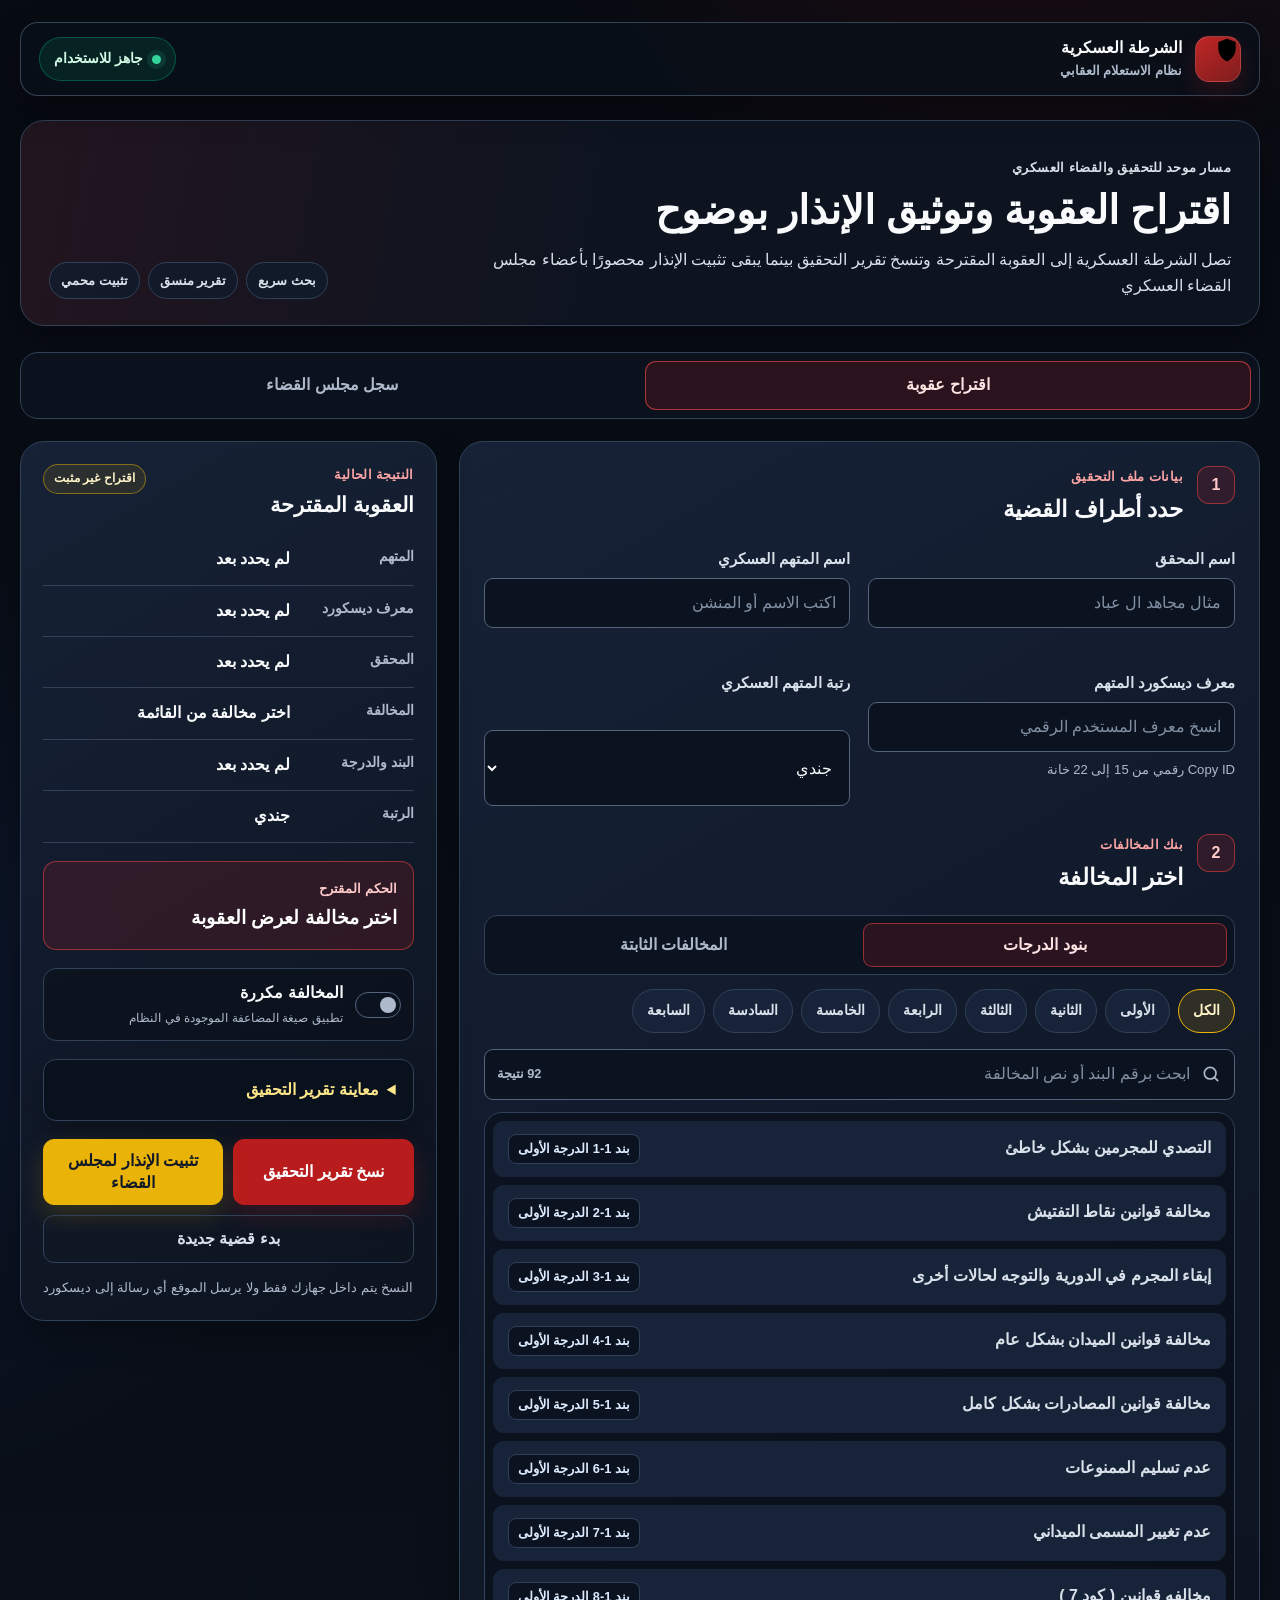
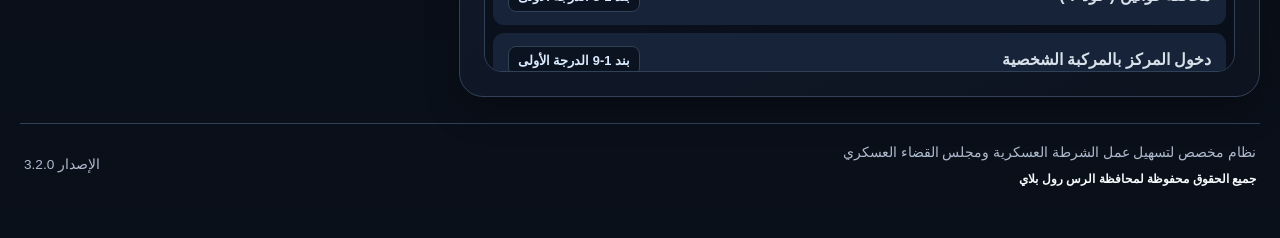
<file: index.html>
<!doctype html>
<html lang="ar" dir="rtl">
<head>
    <meta charset="utf-8">
    <meta name="viewport" content="width=device-width, initial-scale=1">
    <meta name="theme-color" content="#07111f">
    <meta name="referrer" content="no-referrer">
    <meta
        http-equiv="Content-Security-Policy"
        content="default-src 'self'; script-src 'self'; style-src 'self'; connect-src 'self' https://script.google.com https://script.googleusercontent.com; img-src 'self' data:; object-src 'none'; base-uri 'self'; form-action 'self'"
    >
    <title>نظام الاستعلام العقابي | الشرطة العسكرية</title>
    <link rel="stylesheet" href="css/styles.css">
</head>
<body>
    <a class="skip-link" href="#mainContent">الانتقال إلى المحتوى</a>

    <div class="app-shell">
        <header class="topbar">
            <a class="brand" href="#" aria-label="العودة إلى بداية النظام">
                <span class="brand-mark" aria-hidden="true">
                    <svg viewBox="0 0 48 48" focusable="false">
                        <path d="M24 3 40 9v12c0 11-6.8 19.5-16 24C14.8 40.5 8 32 8 21V9l16-6Z"></path>
                        <path d="m17 24 5 5 10-11"></path>
                    </svg>
                </span>
                <span>
                    <strong>الشرطة العسكرية</strong>
                    <small>نظام الاستعلام العقابي</small>
                </span>
            </a>

            <div class="status-pill" id="cloudStatus" data-state="idle" role="status">
                <span class="status-dot" aria-hidden="true"></span>
                <span id="cloudStatusText">جاهز للاستخدام</span>
            </div>
        </header>

        <main id="mainContent">
            <section class="hero" aria-labelledby="pageTitle">
                <div class="hero-copy">
                    <p class="eyebrow">مسار موحد للتحقيق والقضاء العسكري</p>
                    <h1 id="pageTitle">اقتراح العقوبة وتوثيق الإنذار بوضوح</h1>
                    <p>
                        تصل الشرطة العسكرية إلى العقوبة المقترحة وتنسخ تقرير التحقيق
                        بينما يبقى تثبيت الإنذار محصورًا بأعضاء مجلس القضاء العسكري
                    </p>
                </div>
                <div class="hero-features" aria-label="مزايا النظام">
                    <span>بحث سريع</span>
                    <span>تقرير منسق</span>
                    <span>تثبيت محمي</span>
                </div>
            </section>

            <nav class="workflow-tabs" aria-label="أقسام النظام" role="tablist">
                <button
                    class="workflow-tab is-active"
                    id="calculatorTab"
                    type="button"
                    role="tab"
                    aria-selected="true"
                    aria-controls="calculatorView"
                    data-view="calculator"
                >
                    اقتراح عقوبة
                </button>
                <button
                    class="workflow-tab"
                    id="recordsTab"
                    type="button"
                    role="tab"
                    aria-selected="false"
                    aria-controls="recordsView"
                    tabindex="-1"
                    data-view="records"
                >
                    سجل مجلس القضاء
                </button>
            </nav>

            <section
                id="calculatorView"
                class="view-panel"
                role="tabpanel"
                aria-labelledby="calculatorTab"
            >
                <div class="workspace">
                    <section class="form-panel" aria-labelledby="caseDataTitle">
                        <div class="section-heading">
                            <span class="step-number">1</span>
                            <div>
                                <p class="section-kicker">بيانات ملف التحقيق</p>
                                <h2 id="caseDataTitle">حدد أطراف القضية</h2>
                            </div>
                        </div>

                        <form id="caseForm" novalidate>
                            <div class="field-grid">
                                <div class="field">
                                    <label for="investigatorName">اسم المحقق</label>
                                    <input
                                        id="investigatorName"
                                        name="investigatorName"
                                        type="text"
                                        maxlength="80"
                                        autocomplete="off"
                                        placeholder="مثال مجاهد ال عباد"
                                        required
                                        aria-describedby="investigatorError"
                                    >
                                    <small class="field-error" id="investigatorError"></small>
                                </div>

                                <div class="field">
                                    <label for="accusedName">اسم المتهم العسكري</label>
                                    <input
                                        id="accusedName"
                                        name="accusedName"
                                        type="text"
                                        maxlength="80"
                                        autocomplete="off"
                                        placeholder="اكتب الاسم أو المنشن"
                                        required
                                        aria-describedby="accusedError"
                                    >
                                    <small class="field-error" id="accusedError"></small>
                                </div>

                                <div class="field">
                                    <label for="accusedDiscordId">معرف ديسكورد المتهم</label>
                                    <input
                                        id="accusedDiscordId"
                                        name="accusedDiscordId"
                                        type="text"
                                        inputmode="numeric"
                                        pattern="[0-9]{15,22}"
                                        minlength="15"
                                        maxlength="22"
                                        autocomplete="off"
                                        placeholder="انسخ معرف المستخدم الرقمي"
                                        required
                                        aria-describedby="accusedDiscordIdHint accusedDiscordIdError"
                                    >
                                    <small class="field-hint" id="accusedDiscordIdHint">Copy ID رقمي من 15 إلى 22 خانة</small>
                                    <small class="field-error" id="accusedDiscordIdError"></small>
                                </div>

                                <div class="field">
                                    <label for="rankSelect">رتبة المتهم العسكري</label>
                                    <select id="rankSelect" name="rank" required>
                                        <option value="جندي" data-matrix-key="جندي">جندي</option>
                                        <option value="جندي أول" data-matrix-key="جندي اول">جندي أول</option>
                                        <option value="عريف" data-matrix-key="عريف + وكيل رقيب">عريف</option>
                                        <option value="وكيل رقيب" data-matrix-key="عريف + وكيل رقيب">وكيل رقيب</option>
                                        <option value="رقيب" data-matrix-key="رقيب + رقيب اول">رقيب</option>
                                        <option value="رقيب أول" data-matrix-key="رقيب + رقيب اول">رقيب أول</option>
                                        <option value="رئيس رقباء" data-matrix-key="رئيس رقباء">رئيس رقباء</option>
                                        <option value="ملازم" data-matrix-key="ملازم">ملازم</option>
                                        <option value="ملازم أول" data-matrix-key="ملازم اول">ملازم أول</option>
                                        <option value="نقيب فما فوق" data-matrix-key="نقيب فما فوق">نقيب فما فوق</option>
                                    </select>
                                </div>
                            </div>
                        </form>

                        <div class="section-heading section-heading-spaced">
                            <span class="step-number">2</span>
                            <div>
                                <p class="section-kicker">بنك المخالفات</p>
                                <h2>اختر المخالفة</h2>
                            </div>
                        </div>

                        <div class="segmented" role="group" aria-label="نوع المخالفة">
                            <button
                                class="segmented-button is-active"
                                id="standardModeButton"
                                type="button"
                                aria-pressed="true"
                                data-mode="standard"
                            >
                                بنود الدرجات
                            </button>
                            <button
                                class="segmented-button"
                                id="fixedModeButton"
                                type="button"
                                aria-pressed="false"
                                data-mode="fixed"
                            >
                                المخالفات الثابتة
                            </button>
                        </div>

                        <div id="standardFilters">
                            <div class="filter-row" id="tierFilters" aria-label="تصفية درجة المخالفة">
                                <button class="filter-chip is-active" type="button" data-tier="all" aria-pressed="true">الكل</button>
                                <button class="filter-chip" type="button" data-tier="t1" aria-pressed="false">الأولى</button>
                                <button class="filter-chip" type="button" data-tier="t2" aria-pressed="false">الثانية</button>
                                <button class="filter-chip" type="button" data-tier="t3" aria-pressed="false">الثالثة</button>
                                <button class="filter-chip" type="button" data-tier="t4" aria-pressed="false">الرابعة</button>
                                <button class="filter-chip" type="button" data-tier="t5" aria-pressed="false">الخامسة</button>
                                <button class="filter-chip" type="button" data-tier="t6" aria-pressed="false">السادسة</button>
                                <button class="filter-chip" type="button" data-tier="t7" aria-pressed="false">السابعة</button>
                            </div>
                        </div>

                        <div class="field search-field">
                            <label class="sr-only" for="violationSearch">البحث في المخالفات</label>
                            <span class="search-icon" aria-hidden="true">
                                <svg viewBox="0 0 24 24" focusable="false">
                                    <circle cx="11" cy="11" r="7"></circle>
                                    <path d="m20 20-4-4"></path>
                                </svg>
                            </span>
                            <input
                                id="violationSearch"
                                type="search"
                                autocomplete="off"
                                placeholder="ابحث برقم البند أو نص المخالفة"
                            >
                            <span class="result-count" id="violationCount" aria-live="polite"></span>
                        </div>

                        <div
                            class="violation-list"
                            id="violationList"
                            aria-label="قائمة المخالفات"
                        ></div>
                    </section>

                    <aside class="summary-panel" aria-labelledby="summaryTitle">
                        <div class="summary-head">
                            <div>
                                <p class="section-kicker">النتيجة الحالية</p>
                                <h2 id="summaryTitle">العقوبة المقترحة</h2>
                            </div>
                            <span class="draft-badge">اقتراح غير مثبت</span>
                        </div>

                        <dl class="summary-list">
                            <div>
                                <dt>المتهم</dt>
                                <dd id="summaryAccused">لم يحدد بعد</dd>
                            </div>
                            <div>
                                <dt>معرف ديسكورد</dt>
                                <dd id="summaryDiscordId">لم يحدد بعد</dd>
                            </div>
                            <div>
                                <dt>المحقق</dt>
                                <dd id="summaryInvestigator">لم يحدد بعد</dd>
                            </div>
                            <div>
                                <dt>المخالفة</dt>
                                <dd id="summaryViolation">اختر مخالفة من القائمة</dd>
                            </div>
                            <div>
                                <dt>البند والدرجة</dt>
                                <dd id="summaryClassification">لم يحدد بعد</dd>
                            </div>
                            <div>
                                <dt>الرتبة</dt>
                                <dd id="summaryRank">جندي</dd>
                            </div>
                        </dl>

                        <div class="penalty-result" aria-live="polite">
                            <span>الحكم المقترح</span>
                            <strong id="summaryPenalty">اختر مخالفة لعرض العقوبة</strong>
                        </div>

                        <label class="repeat-toggle" for="repeatOffense">
                            <input id="repeatOffense" type="checkbox">
                            <span class="toggle-control" aria-hidden="true"></span>
                            <span>
                                <strong>المخالفة مكررة</strong>
                                <small>تطبيق صيغة المضاعفة الموجودة في النظام</small>
                            </span>
                        </label>

                        <details class="report-preview">
                            <summary>معاينة تقرير التحقيق</summary>
                            <pre id="reportPreview">أكمل بيانات القضية واختر المخالفة لعرض التقرير</pre>
                        </details>

                        <div class="summary-actions">
                            <button class="button button-primary" id="copyReportButton" type="button">
                                نسخ تقرير التحقيق
                            </button>
                            <button class="button button-court" id="openCourtModalButton" type="button">
                                تثبيت الإنذار لمجلس القضاء
                            </button>
                            <button class="button button-ghost" id="resetCaseButton" type="button">
                                بدء قضية جديدة
                            </button>
                        </div>

                        <p class="privacy-note">
                            النسخ يتم داخل جهازك فقط ولا يرسل الموقع أي رسالة إلى ديسكورد
                        </p>
                    </aside>
                </div>
            </section>

            <section
                id="recordsView"
                class="view-panel"
                role="tabpanel"
                aria-labelledby="recordsTab"
                hidden
            >
                <div class="records-section">
                    <section class="records-gate" id="recordsGate" aria-labelledby="recordsGateTitle">
                        <span class="gate-icon" aria-hidden="true">
                            <svg viewBox="0 0 24 24" focusable="false">
                                <rect x="5" y="10" width="14" height="11" rx="2"></rect>
                                <path d="M8 10V7a4 4 0 0 1 8 0v3"></path>
                            </svg>
                        </span>
                        <p class="section-kicker">وصول أعضاء مجلس القضاء</p>
                        <h2 id="recordsGateTitle">السجل محمي برمز التحقق</h2>
                        <p>أدخل الرمز لعرض الإنذارات المثبتة والأرشيف</p>
                        <form id="recordsUnlockForm" class="gate-form">
                            <div class="field">
                                <label for="recordsToken">رمز مجلس القضاء</label>
                                <input
                                    id="recordsToken"
                                    type="password"
                                    autocomplete="current-password"
                                    maxlength="120"
                                    required
                                >
                            </div>
                            <button class="button button-primary" id="unlockRecordsButton" type="submit">
                                فتح السجل
                            </button>
                        </form>
                    </section>

                    <div id="recordsContent" hidden>
                        <div class="records-header">
                            <div>
                                <p class="section-kicker">السجل القضائي</p>
                                <h2>الإنذارات العسكرية المثبتة</h2>
                                <p class="sync-text" id="lastSyncText">لم تتم المزامنة بعد</p>
                            </div>
                            <button class="button button-secondary" id="refreshRecordsButton" type="button">
                                تحديث السجل
                            </button>
                        </div>

                        <div class="stats-grid" aria-label="ملخص السجل">
                            <article class="stat-card">
                                <span>الإنذارات النشطة</span>
                                <strong id="activeCount">0</strong>
                            </article>
                            <article class="stat-card stat-warning">
                                <span>تنتهي خلال ثلاثة أيام</span>
                                <strong id="expiringCount">0</strong>
                            </article>
                            <article class="stat-card">
                                <span>إجمالي الأرشيف</span>
                                <strong id="archiveCount">0</strong>
                            </article>
                        </div>

                        <section class="lookup-panel" aria-labelledby="lookupTitle">
                            <div class="section-heading">
                                <span class="step-number" aria-hidden="true">
                                    <svg viewBox="0 0 24 24" focusable="false">
                                        <circle cx="11" cy="11" r="6.5"></circle>
                                        <path d="m16 16 4 4"></path>
                                    </svg>
                                </span>
                                <div>
                                    <p class="section-kicker">استعلام مجلس القضاء</p>
                                    <h3 id="lookupTitle">الاستعلام عن إنذارات عسكري</h3>
                                    <p class="lookup-description">يعرض الإنذارات النشطة المطابقة للاسم ومعرف ديسكورد معًا</p>
                                </div>
                            </div>
                            <form id="lookupForm" class="lookup-form" novalidate>
                                <div class="field">
                                    <label for="lookupAccused">اسم العسكري</label>
                                    <input
                                        id="lookupAccused"
                                        type="text"
                                        maxlength="80"
                                        autocomplete="off"
                                        required
                                        aria-describedby="lookupAccusedError"
                                    >
                                    <small class="field-error" id="lookupAccusedError"></small>
                                </div>
                                <div class="field">
                                    <label for="lookupDiscordId">معرف ديسكورد</label>
                                    <input
                                        id="lookupDiscordId"
                                        type="text"
                                        inputmode="numeric"
                                        pattern="[0-9]{15,22}"
                                        minlength="15"
                                        maxlength="22"
                                        autocomplete="off"
                                        placeholder="Copy ID"
                                        required
                                        aria-describedby="lookupDiscordIdError"
                                    >
                                    <small class="field-error" id="lookupDiscordIdError"></small>
                                </div>
                                <button class="button button-primary lookup-submit" id="lookupButton" type="submit">
                                    استعلام
                                </button>
                            </form>
                            <div class="lookup-feedback" id="lookupFeedback" role="status" aria-live="polite"></div>
                            <div class="lookup-result" id="lookupResult" hidden>
                                <p class="lookup-count">
                                    عدد الإنذارات النشطة
                                    <strong id="lookupActiveCount">0</strong>
                                </p>
                                <div class="lookup-warning-list" id="lookupWarningList"></div>
                            </div>
                        </section>

                        <div class="records-toolbar">
                            <div class="segmented record-scope" role="group" aria-label="حالة السجل">
                                <button
                                    class="segmented-button is-active"
                                    type="button"
                                    data-scope="active"
                                    aria-pressed="true"
                                >
                                    السجل النشط
                                </button>
                                <button
                                    class="segmented-button"
                                    type="button"
                                    data-scope="archive"
                                    aria-pressed="false"
                                >
                                    الأرشيف
                                </button>
                            </div>
                            <div class="field records-search">
                                <label class="sr-only" for="recordsSearch">البحث في السجل</label>
                                <input
                                    id="recordsSearch"
                                    type="search"
                                    autocomplete="off"
                                    placeholder="ابحث بالاسم أو معرف ديسكورد أو رقم الملف أو البند"
                                >
                            </div>
                        </div>

                        <div class="records-feedback" id="recordsFeedback" role="status"></div>

                        <div class="records-table-wrap">
                            <table class="records-table">
                                <thead>
                                    <tr>
                                        <th scope="col">رقم الملف</th>
                                        <th scope="col">المتهم</th>
                                        <th scope="col">الرتبة</th>
                                        <th scope="col">المخالفة</th>
                                        <th scope="col">العقوبة</th>
                                        <th scope="col">المحقق</th>
                                        <th scope="col">تاريخ التثبيت</th>
                                        <th scope="col">تاريخ الانتهاء</th>
                                        <th scope="col">الحالة</th>
                                        <th scope="col">تفاصيل الأرشفة</th>
                                        <th scope="col">الإجراء</th>
                                    </tr>
                                </thead>
                                <tbody id="recordsTableBody"></tbody>
                            </table>
                        </div>

                        <div class="records-cards" id="recordsCards"></div>
                    </div>
                </div>
            </section>
        </main>

        <footer class="footer">
            <div class="footer-copy">
                <p>نظام مخصص لتسهيل عمل الشرطة العسكرية ومجلس القضاء العسكري</p>
                <small>جميع الحقوق محفوظة لمحافظة الرس رول بلاي</small>
            </div>
            <span id="appVersion">الإصدار 3</span>
        </footer>
    </div>

    <div class="toast-region" id="toastRegion" aria-live="polite" aria-atomic="true"></div>

    <div class="modal-backdrop" id="courtModal" hidden>
        <section
            class="modal"
            role="dialog"
            aria-modal="true"
            aria-labelledby="courtModalTitle"
            aria-describedby="courtModalDescription"
        >
            <div class="modal-header">
                <div>
                    <p class="section-kicker">إجراء محمي</p>
                    <h2 id="courtModalTitle">تثبيت الإنذار</h2>
                </div>
                <button class="icon-button" id="closeCourtModalButton" type="button" aria-label="إغلاق">
                    <svg viewBox="0 0 24 24" aria-hidden="true" focusable="false">
                        <path d="m6 6 12 12M18 6 6 18"></path>
                    </svg>
                </button>
            </div>

            <p id="courtModalDescription" class="modal-description">
                هذا الإجراء مخصص لأعضاء مجلس القضاء العسكري ويضيف الإنذار إلى السجل النشط
            </p>

            <div class="court-case-summary" id="courtCaseSummary"></div>

            <form id="courtConfirmForm" novalidate>
                <div class="field-grid">
                    <div class="field">
                        <label for="courtMemberName">اسم عضو مجلس القضاء</label>
                        <input
                            id="courtMemberName"
                            type="text"
                            maxlength="80"
                            autocomplete="off"
                            placeholder="الاسم أو المنشن"
                            required
                            aria-describedby="courtMemberError"
                        >
                        <small class="field-error" id="courtMemberError"></small>
                    </div>
                    <div class="field">
                        <label for="investigationFileNumber">رقم ملف التحقيق</label>
                        <input
                            id="investigationFileNumber"
                            type="text"
                            inputmode="numeric"
                            maxlength="20"
                            required
                            aria-describedby="investigationFileError"
                        >
                        <small class="field-error" id="investigationFileError"></small>
                    </div>
                    <div class="field">
                        <label for="warningDurationDays">مدة الإنذار بالأيام</label>
                        <input
                            id="warningDurationDays"
                            type="number"
                            value="7"
                            min="1"
                            max="365"
                            inputmode="numeric"
                            required
                            aria-describedby="warningDurationError"
                        >
                        <small class="field-error" id="warningDurationError"></small>
                    </div>
                    <div class="field">
                        <label for="courtSecurityToken">رمز مجلس القضاء</label>
                        <input
                            id="courtSecurityToken"
                            type="password"
                            maxlength="120"
                            autocomplete="current-password"
                            required
                            aria-describedby="courtTokenError"
                        >
                        <small class="field-error" id="courtTokenError"></small>
                    </div>
                </div>

                <div class="modal-note">
                    يبدأ احتساب المدة من وقت التثبيت ويُنقل الإنذار إلى الأرشيف تلقائيًا عند انتهائها
                </div>

                <div class="modal-actions">
                    <button class="button button-ghost" id="cancelCourtButton" type="button">إلغاء</button>
                    <button class="button button-court" id="confirmCourtButton" type="submit">
                        اعتماد وتثبيت الإنذار
                    </button>
                </div>
            </form>
        </section>
    </div>

    <div class="modal-backdrop" id="cancelWarningModal" hidden>
        <section
            class="modal"
            role="dialog"
            aria-modal="true"
            aria-labelledby="cancelWarningTitle"
            aria-describedby="cancelWarningDescription"
        >
            <div class="modal-header">
                <div>
                    <p class="section-kicker">إجراء محمي ومسجل</p>
                    <h2 id="cancelWarningTitle">إلغاء الإنذار</h2>
                </div>
                <button class="icon-button" id="closeCancelWarningButton" type="button" aria-label="إغلاق">
                    <svg viewBox="0 0 24 24" aria-hidden="true" focusable="false">
                        <path d="m6 6 12 12M18 6 6 18"></path>
                    </svg>
                </button>
            </div>

            <p id="cancelWarningDescription" class="modal-description">
                سينتقل الإنذار إلى الأرشيف ويظهر اسم عضو المجلس وسبب الإلغاء ووقته
            </p>

            <div class="court-case-summary" id="cancelCaseSummary"></div>

            <form id="cancelWarningForm" novalidate>
                <div class="field-grid">
                    <div class="field">
                        <label for="cancelCourtMember">اسم عضو مجلس القضاء</label>
                        <input
                            id="cancelCourtMember"
                            type="text"
                            maxlength="80"
                            autocomplete="off"
                            required
                            aria-describedby="cancelCourtMemberError"
                        >
                        <small class="field-error" id="cancelCourtMemberError"></small>
                    </div>
                    <div class="field field-full">
                        <label for="cancelReason">سبب إلغاء الإنذار</label>
                        <textarea
                            id="cancelReason"
                            rows="4"
                            minlength="3"
                            maxlength="300"
                            required
                            aria-describedby="cancelReasonError"
                        ></textarea>
                        <small class="field-error" id="cancelReasonError"></small>
                    </div>
                </div>

                <div class="modal-note">
                    لا يحذف الإنذار نهائيًا بل يُحفظ في الأرشيف بصفته ملغيًا
                </div>

                <div class="modal-actions">
                    <button class="button button-ghost" id="dismissCancelWarningButton" type="button">رجوع</button>
                    <button class="button button-danger" id="confirmCancelWarningButton" type="submit">
                        تأكيد إلغاء الإنذار
                    </button>
                </div>
            </form>
        </section>
    </div>

    <script src="js/config.js"></script>
    <script src="js/data.js"></script>
    <script src="js/app.js"></script>
</body>
</html>
</file>
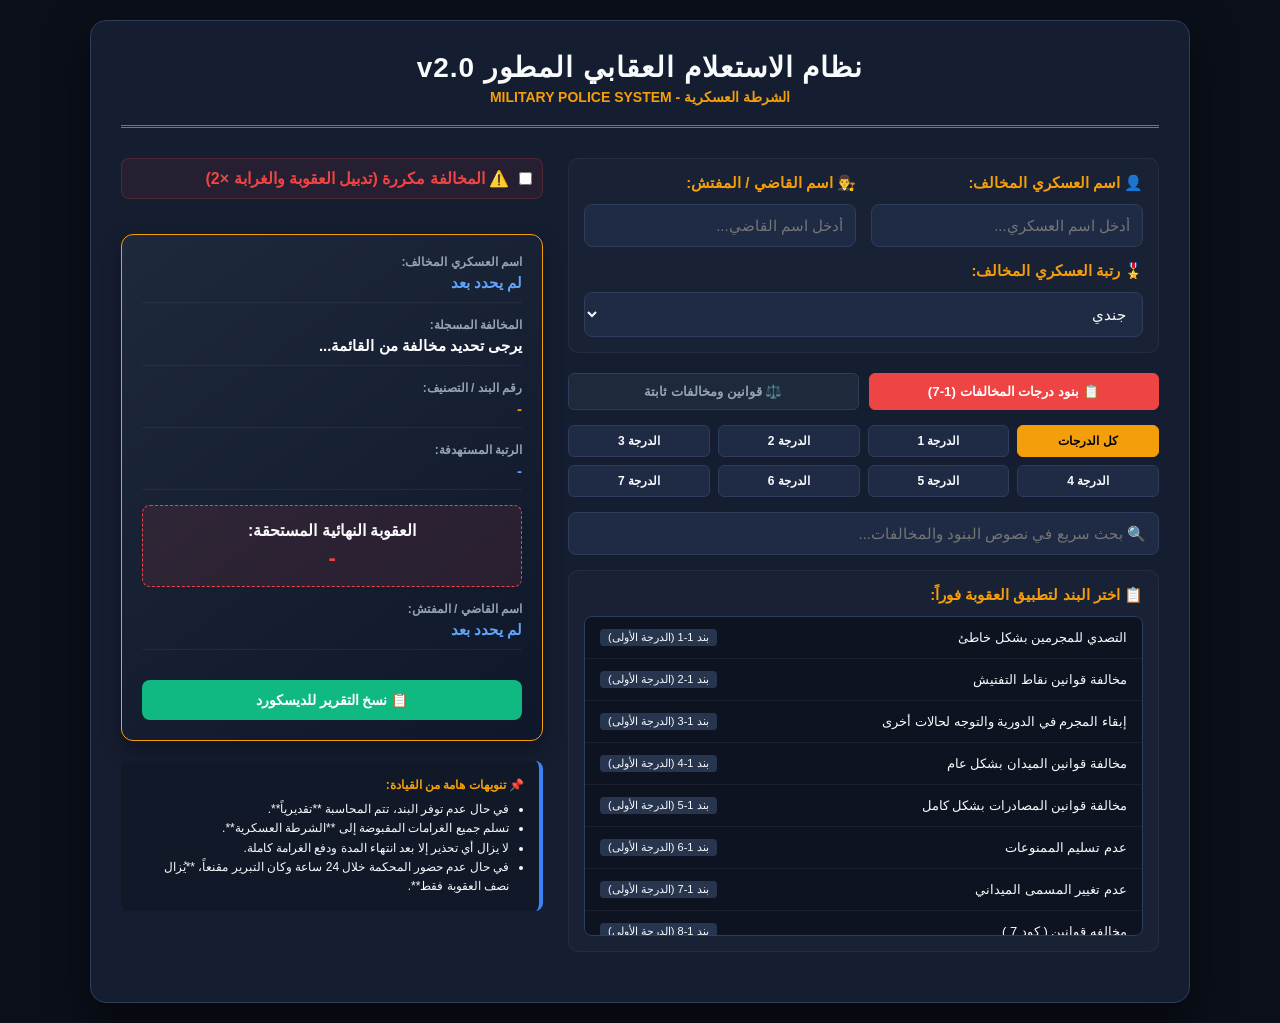
<file: index.html.html>
<!DOCTYPE html>
<html lang="ar" dir="rtl">
<head>
    <meta charset="UTF-8">
    <meta name="viewport" content="width=device-width, initial-scale=1.0">
    <title>نظام المخالفات المطور | الشرطة العسكرية</title>
    <style>
        :root {
            --bg-main: #0b0f19;
            --bg-card: #151d30;
            --bg-input: #1f2b45;
            --primary: #ef4444;
            --primary-hover: #dc2626;
            --accent: #f59e0b;
            --success: #10b981;
            --text-main: #f8fafc;
            --text-muted: #94a3b8;
            --border-color: #2d3d5a;
        }

        * {
            box-sizing: border-box;
            margin: 0;
            padding: 0;
            font-family: 'Segoe UI', Tahoma, Geneva, Verdana, sans-serif;
        }

        body {
            background-color: var(--bg-main);
            color: var(--text-main);
            padding: 20px;
            display: flex;
            justify-content: center;
        }

        .container {
            width: 100%;
            max-width: 1100px;
            background: var(--bg-card);
            border-radius: 16px;
            padding: 30px;
            box-shadow: 0 20px 40px rgba(0,0,0,0.5);
            border: 1px solid var(--border-color);
        }

        header {
            text-align: center;
            margin-bottom: 30px;
            border-bottom: 3px double var(--primary);
            padding-bottom: 20px;
        }

        header h1 {
            font-size: 28px;
            letter-spacing: 1px;
        }

        header p {
            color: var(--accent);
            font-size: 14px;
            font-weight: bold;
            margin-top: 5px;
        }

        .main-grid {
            display: grid;
            grid-template-columns: 1.4fr 1fr;
            gap: 25px;
        }

        @media (max-width: 900px) {
            .main-grid { grid-template-columns: 1fr; }
        }

        .step-title {
            font-size: 15px;
            margin-bottom: 12px;
            color: var(--accent);
            font-weight: bold;
            display: flex;
            align-items: center;
            gap: 8px;
        }

        .form-group {
            margin-bottom: 20px;
            background: rgba(255,255,255,0.02);
            padding: 15px;
            border-radius: 10px;
            border: 1px solid rgba(255,255,255,0.05);
        }

        .inputs-row {
            display: grid;
            grid-template-columns: 1fr 1fr;
            gap: 15px;
        }

        @media (max-width: 600px) {
            .inputs-row { grid-template-columns: 1fr; }
        }

        select, input {
            width: 100%;
            padding: 12px;
            background: var(--bg-input);
            border: 1px solid var(--border-color);
            border-radius: 8px;
            color: var(--text-main);
            font-size: 15px;
            outline: none;
            transition: all 0.3s;
        }

        select:focus, input:focus {
            border-color: var(--primary);
            box-shadow: 0 0 10px rgba(239, 68, 68, 0.3);
        }

        .section-tabs {
            display: flex;
            gap: 10px;
            margin-bottom: 15px;
        }

        .tab-btn {
            flex: 1;
            padding: 10px;
            background: #1e293b;
            border: 1px solid var(--border-color);
            color: var(--text-muted);
            border-radius: 6px;
            cursor: pointer;
            font-weight: bold;
            transition: all 0.2s;
        }

        .tab-btn.active {
            background: var(--primary);
            color: white;
            border-color: var(--primary);
        }

        .tier-buttons {
            display: grid;
            grid-template-columns: repeat(4, 1fr);
            gap: 8px;
            margin-bottom: 15px;
        }

        .tier-btn {
            background: var(--bg-input);
            color: var(--text-main);
            border: 1px solid var(--border-color);
            padding: 8px;
            border-radius: 6px;
            cursor: pointer;
            font-size: 12px;
            font-weight: bold;
            transition: all 0.2s;
        }

        .tier-btn:hover { background: rgba(239, 68, 68, 0.2); }
        .tier-btn.active {
            background: var(--accent);
            color: #000;
            border-color: var(--accent);
        }

        .violations-list {
            max-height: 320px;
            overflow-y: auto;
            border: 1px solid var(--border-color);
            border-radius: 8px;
            background: #0d1321;
        }

        .violation-item {
            padding: 12px 15px;
            border-bottom: 1px solid rgba(255,255,255,0.05);
            cursor: pointer;
            display: flex;
            justify-content: space-between;
            align-items: center;
            transition: all 0.2s;
            font-size: 13px;
        }

        .violation-item:hover {
            background: rgba(239, 68, 68, 0.15);
        }

        .violation-item.selected {
            background: rgba(239, 68, 68, 0.25);
            border-right: 4px solid var(--primary);
        }

        .violation-id {
            background: #27354f;
            color: #f8fafc;
            padding: 2px 8px;
            border-radius: 4px;
            font-size: 11px;
            white-space: nowrap;
        }

        .side-panel {
            display: flex;
            flex-direction: column;
            gap: 20px;
        }

        .result-card {
            background: linear-gradient(145deg, #1e293b, #0f172a);
            border: 1px solid var(--accent);
            border-radius: 12px;
            padding: 20px;
            box-shadow: 0 10px 20px rgba(0,0,0,0.3);
        }

        .result-item {
            margin-bottom: 15px;
            border-bottom: 1px solid rgba(255,255,255,0.05);
            padding-bottom: 10px;
        }

        .result-item:last-child { border: none; }

        .result-item h4 {
            color: var(--text-muted);
            font-size: 12px;
            margin-bottom: 5px;
        }

        .result-item p {
            font-size: 15px;
            font-weight: 600;
        }

        .penalty-box {
            background: rgba(239, 68, 68, 0.1);
            border: 1px dashed var(--primary);
            padding: 15px;
            border-radius: 8px;
            text-align: center;
            margin-top: 10px;
        }

        .penalty-box h3 {
            color: var(--primary);
            font-size: 22px;
            margin-top: 5px;
        }

        .switch-container {
            display: flex;
            align-items: center;
            gap: 10px;
            background: rgba(239, 68, 68, 0.08);
            padding: 10px;
            border-radius: 8px;
            border: 1px solid rgba(239, 68, 68, 0.2);
            margin-bottom: 15px;
        }

        .btn-copy {
            width: 100%;
            padding: 12px;
            background: var(--success);
            color: white;
            border: none;
            border-radius: 8px;
            font-weight: bold;
            cursor: pointer;
            transition: background 0.2s;
            font-size: 14px;
        }

        .btn-copy:hover { background: #059669; }

        .info-box {
            background: #111827;
            border-right: 4px solid #3b82f6;
            padding: 15px;
            border-radius: 8px;
            font-size: 12px;
            line-height: 1.6;
        }

        .info-box ul {
            margin-right: 15px;
            margin-top: 5px;
        }
    </style>
</head>
<body>

<div class="container">
    <header>
        <h1>نظام الاستعلام العقابي المطور v2.0</h1>
        <p>الشرطة العسكرية - MILITARY POLICE SYSTEM</p>
    </header>

    <div class="main-grid">
        <div>
            <!-- إضافة خانات الأسماء والرتبة داخل كرت واحد منسق -->
            <div class="form-group">
                <div class="inputs-row" style="margin-bottom: 15px;">
                    <div>
                        <div class="step-title">👤 اسم العسكري المخالف:</div>
                        <input type="text" id="soldierName" placeholder="أدخل اسم العسكري..." oninput="updateSystem()">
                    </div>
                    <div>
                        <div class="step-title">👨‍⚖️ اسم القاضي / المفتش:</div>
                        <input type="text" id="judgeName" placeholder="أدخل اسم القاضي..." oninput="updateSystem()">
                    </div>
                </div>
                
                <div>
                    <div class="step-title">🎖️ رتبة العسكري المخالف:</div>
                    <select id="rankSelect" onchange="updateSystem()">
                        <option value="جندي">جندي</option>
                        <option value="جندي اول">جندي أول</option>
                        <option value="عريف + وكيل رقيب">عريف + وكيل رقيب</option>
                        <option value="رقيب + رقيب اول">رقيب + رقيب أول</option>
                        <option value="رئيس رقباء">رئيس رقباء</option>
                        <option value="ملازم">ملازم</option>
                        <option value="ملازم اول">ملازم أول</option>
                        <option value="نقيب فما فوق">نقيب فما فوق</option>
                    </select>
                </div>
            </div>

            <div class="section-tabs">
                <button class="tab-btn active" id="tabStandard" onclick="switchTab('standard')">📋 بنود درجات المخالفات (1-7)</button>
                <button class="tab-btn" id="tabFixed" onclick="switchTab('fixed')">⚖️ قوانين ومخالفات ثابتة</button>
            </div>

            <div id="tierFiltersContainer">
                <div class="tier-buttons">
                    <button class="tier-btn active" onclick="filterTier('all', this)">كل الدرجات</button>
                    <button class="tier-btn" onclick="filterTier('t1', this)">الدرجة 1</button>
                    <button class="tier-btn" onclick="filterTier('t2', this)">الدرجة 2</button>
                    <button class="tier-btn" onclick="filterTier('t3', this)">الدرجة 3</button>
                    <button class="tier-btn" onclick="filterTier('t4', this)">الدرجة 4</button>
                    <button class="tier-btn" onclick="filterTier('t5', this)">الدرجة 5</button>
                    <button class="tier-btn" onclick="filterTier('t6', this)">الدرجة 6</button>
                    <button class="tier-btn" onclick="filterTier('t7', this)">الدرجة 7</button>
                </div>
                <div style="margin-bottom: 15px;">
                    <input type="text" id="searchInput" placeholder="🔍 بحث سريع في نصوص البنود والمخالفات..." oninput="updateSystem()">
                </div>
            </div>

            <div class="form-group">
                <div class="step-title" id="listTitle">📋 اختر البند لتطبيق العقوبة فوراً:</div>
                <div class="violations-list" id="violationsList"></div>
            </div>
        </div>

        <div class="side-panel">
            <div class="switch-container">
                <input type="checkbox" id="doubleCheck" onchange="updateSystem()" style="width: auto; cursor: pointer;">
                <label for="doubleCheck" style="font-weight: bold; color: var(--primary); cursor: pointer;">⚠️ المخالفة مكررة (تدبيل العقوبة والغرابة ×2)</label>
            </div>

            <div class="result-card">
                <div class="result-item">
                    <h4>اسم العسكري المخالف:</h4>
                    <p id="resSoldier" style="color: #60a5fa;">-</p>
                </div>
                <div class="result-item">
                    <h4>المخالفة المسجلة:</h4>
                    <p id="resText" style="color: #fff;">يرجى تحديد مخالفة من القائمة...</p>
                </div>
                <div class="result-item">
                    <h4>رقم البند / التصنيف:</h4>
                    <p id="resId" style="color: var(--accent);">-</p>
                </div>
                <div class="result-item">
                    <h4>الرتبة المستهدفة:</h4>
                    <p id="resRank" style="color: #60a5fa;">-</p>
                </div>
                <div class="penalty-box">
                    <h4>العقوبة النهائية المستحقة:</h4>
                    <h3 id="resPenalty">-</h3>
                </div>
                <div class="result-item" style="margin-top: 15px;">
                    <h4>اسم القاضي / المفتش:</h4>
                    <p id="resJudge" style="color: #60a5fa;">-</p>
                </div>
                <button class="btn-copy" style="margin-top: 15px;" onclick="copyToDiscord()">📋 نسخ التقرير للديسكورد</button>
            </div>

            <div class="info-box">
                <strong style="color: var(--accent);">📌 تنويهات هامة من القيادة:</strong>
                <ul>
                    <li>في حال عدم توفر البند، تتم المحاسبة **تقديرياً**.</li>
                    <li>تسلم جميع الغرامات المقبوضة إلى **الشرطة العسكرية**.</li>
                    <li>لا يزال أي تحذير إلا بعد انتهاء المدة ودفع الغرامة كاملة.</li>
                    <li>في حال عدم حضور المحكمة خلال 24 ساعة وكان التبرير مقنعاً، **يُزال نصف العقوبة فقط**.</li>
                </ul>
            </div>
        </div>
    </div>
</div>

<script>
const standardViolations = [
    // الدرجة الاولى
    { id: "1-1", tier: "t1", tierName: "الدرجة الأولى", text: "التصدي للمجرمين بشكل خاطئ" },
    { id: "1-2", tier: "t1", tierName: "الدرجة الأولى", text: "مخالفة قوانين نقاط التفتيش" },
    { id: "1-3", tier: "t1", tierName: "الدرجة الأولى", text: "إبقاء المجرم في الدورية والتوجه لحالات أخرى" },
    { id: "1-4", tier: "t1", tierName: "الدرجة الأولى", text: "مخالفة قوانين الميدان بشكل عام" },
    { id: "1-5", tier: "t1", tierName: "الدرجة الأولى", text: "مخالفة قوانين المصادرات بشكل كامل" },
    { id: "1-6", tier: "t1", tierName: "الدرجة الأولى", text: "عدم تسليم الممنوعات" },
    { id: "1-7", tier: "t1", tierName: "الدرجة الأولى", text: "عدم تغيير المسمى الميداني" },
    { id: "1-8", tier: "t1", tierName: "الدرجة الأولى", text: "مخالفه قوانين ( كود 7 )" },
    { id: "1-9", tier: "t1", tierName: "الدرجة الأولى", text: "دخول المركز بالمركبة الشخصية" },
    { id: "1-10", tier: "t1", tierName: "الدرجة الأولى", text: "التفاعل مع برقية رسميه" },
    { id: "1-11", tier: "t1", tierName: "الدرجة الأولى", text: "مخالفة قوانين المشتركه" },
    { id: "1-12", tier: "t1", tierName: "الدرجة الأولى", text: "مخالفة قوانين المشتركه المكررة" },

    // الدرجة الثانية
    { id: "2-1", tier: "t2", tierName: "الدرجة الثانية", text: "تخطي المراجع" },
    { id: "2-2", tier: "t2", tierName: "الدرجة الثانية", text: "دخول موجات غير معتمدة" },
    { id: "2-3", tier: "t2", tierName: "الدرجة الثانية", text: "عدم التجاوب , إهمال التوجيهات في الراديو" },
    { id: "2-4", tier: "t2", tierName: "الدرجة الثانية", text: "عدم الإلتزام بالعهدة العسكرية" },
    { id: "2-5", tier: "t2", tierName: "الدرجة الثانية", text: "سجن شخص ( 20 شهر ) بدون اذن ضابط" },
    { id: "2-6", tier: "t2", tierName: "الدرجة الثانية", text: "عدم الاتزام بالمظهر العسكري{ حلاقة الشعر-الوشوم -الخ..}" },
    { id: "2-7", tier: "t2", tierName: "الدرجة الثانية", text: "عدم الالتزام بالأنظمة المرورية" },
    { id: "2-8", tier: "t2", tierName: "الدرجة الثانية", text: "وضع حواجز او كشك بدون اذن" },
    { id: "2-9", tier: "t2", tierName: "الدرجة الثانية", text: "تكرير طلب رتبة عالية بلا مبرر مقنع" },
    { id: "2-10", tier: "t2", tierName: "الدرجة الثانية", text: "مخالفة قوانين تسجيل الدخول والخروج والبقاء في المركز" },
    { id: "2-11", tier: "t2", tierName: "الدرجة الثانية", text: "استخدام المنشن بشكل خاطئ" },
    { id: "2-12", tier: "t2", tierName: "الدرجة الثانية", text: "التأخر عن الاصطفاف" },
    { id: "2-13", tier: "t2", tierName: "الدرجة الثانية", text: "مخالفه قوانين السجلات الجنائيه" },
    { id: "2-15", tier: "t2", tierName: "الدرجة الثانية", text: "عدم الإلتزام ببرتوكولات الراديو" },
    { id: "2-16", tier: "t2", tierName: "الدرجة الثانية", text: "عدم ربط الفايف ام بالدسكورد" },
    { id: "2-17", tier: "t2", tierName: "الدرجة الثانية", text: "اعطاء مخالفات غير مستحقه" },
    { id: "2-18", tier: "t2", tierName: "الدرجة الثانية", text: "مخالفة قوانين رسائل حرس الحدود" },
    { id: "2-19", tier: "t2", tierName: "الدرجة الثانية", text: "عدم سحب سلاح مستخدم" },
    { id: "2-20", tier: "t2", tierName: "الدرجة الثانية", text: "رفع نداء استغاثه داخل نداء مسبق" },
    { id: "2-21", tier: "t2", tierName: "الدرجة الثانية", text: "ارسال نموذج خاطئ" },
    { id: "2-22", tier: "t2", tierName: "الدرجة الثانية", text: "تجاوز السرعه المحدده داخل الميناء" },

    // الدرجة الثالثة
    { id: "3-1", tier: "t3", tierName: "الدرجة الثالثة", text: "عدم التقيد بقواعد المطارادات" },
    { id: "3-2", tier: "t3", tierName: "الدرجة الثالثة", text: "مخالفة قوانين الإعتقال أو التعامل مع المتهمين" },
    { id: "3-3", tier: "t3", tierName: "الدرجة الثالثة", text: "سوء التعامل مع الحالات" },
    { id: "3-4", tier: "t3", tierName: "الدرجة الثالثة", text: "الانسحاب قبل انتهاء الحاله" },
    { id: "3-5", tier: "t3", tierName: "الدرجة الثالثة", text: "مخالفة قوانين التوجه إلى الحالات" },
    { id: "3-6", tier: "t3", tierName: "الدرجة الثالثة", text: "مخالفة تعاميم أو قوانين حرس الحدود المحدثة" },
    { id: "3-7", tier: "t3", tierName: "الدرجة الثالثة", text: "دخول موجه الرقابة دون اذن" },
    { id: "3-8", tier: "t3", tierName: "الدرجة الثالثة", text: "التهرب من إستلام مركز العمليات او احد البوابات" },
    { id: "3-9", tier: "t3", tierName: "الدرجة الثالثة", text: "مخالفه قوانين العمليات" },
    { id: "3-10", tier: "t3", tierName: "الدرجة الثالثة", text: "التدخل في مهمات أو صلاحيات الغير بأي شكل من الأشكال" },
    { id: "3-11", tier: "t3", tierName: "الدرجة الثالثة", text: "تسجيل دخول لمباشرة حالة ثم تسجيل خروجه" },
    { id: "3-12", tier: "t3", tierName: "الدرجة الثالثة", text: "إضافة شروط الهروب الأمن غيرر المحددة ضمن التعميمات" },
    { id: "3-13", tier: "t3", tierName: "الدرجة الثالثة", text: "طلق النار بطريقه غير نظاميه" },
    { id: "3-14", tier: "t3", tierName: "الدرجة الثالثة", text: "تحرير الرهائن بدون اذن او الفشل في تحريرها" },
    { id: "3-15", tier: "t3", tierName: "الدرجة الثالثة", text: "مخالفه قوانين المركبات" },
    { id: "3-16", tier: "t3", tierName: "الدرجة الثالثة", text: "مخالفه قوانين السجن ( سجن غير صحيح )" },
    { id: "3-17", tier: "t3", tierName: "الدرجة الثالثة", text: "ادخال حمولة مخالفة" },
    { id: "3-18", tier: "t3", tierName: "الدرجة الثالثة", text: "ادخال حموله غير واقعيه" },
    { id: "3-19", tier: "t3", tierName: "الدرجة الثالثة", text: "كشف هويه البحث الجنائي" },
    { id: "3-20", tier: "t3", tierName: "الدرجة الثالثة", text: "الانسحاب من موقع التوجيه بدون اذن" },
    { id: "3-21", tier: "t3", tierName: "الدرجة الثالثة", text: "عدم الإلتزام بضوابط التفاوض" },
    { id: "3-22", tier: "t3", tierName: "الدرجة الثالثة", text: "مخالفة قوانين الاجازات" },
    { id: "3-23", tier: "t3", tierName: "الدرجة الثالثة", text: "اسقاط مواطن اعزل" },

    // الدرجة الرابعة
    { id: "4-1", tier: "t4", tierName: "الدرجة الرابعة", text: "العبث بالعهدة العسكرية" },
    { id: "4-2", tier: "t4", tierName: "الدرجة الرابعة", text: "التقصير في العمل الأداري أو الميداني" },
    { id: "4-3", tier: "t4", tierName: "الدرجة الرابعة", text: "عدم الاتزام بالزي العسكري المحدد لرتبتك" },
    { id: "4-4", tier: "t4", tierName: "الدرجة الرابعة", text: "عدم الجدية اثناء الداوم كعسكري" },
    { id: "4-5", tier: "t4", tierName: "الدرجة الرابعة", text: "استخدام السلطة بغير حق" },
    { id: "4-6", tier: "t4", tierName: "الدرجة الرابعة", text: "إهمال الرتب العليا للميدان" },
    { id: "4-7", tier: "t4", tierName: "الدرجة الرابعة", text: "الاساءه لـ الشرطة العسكريه باي شكل من الاشكال" },
    { id: "4-8", tier: "t4", tierName: "الدرجة الرابعة", text: "عدم احترام المواطنين" },
    { id: "4-9", tier: "t4", tierName: "الدرجة الرابعة", text: "اهمال موقع المباشره" },
    { id: "4-10", tier: "t4", tierName: "الدرجة الرابعة", text: "سجن شخص حكم عسكري" },
    { id: "4-11", tier: "t4", tierName: "الدرجة الرابعة", text: "سحب اسلحة دون وجه حق" },

    // الدرجة الخامسة
    { id: "5-1", tier: "t5", tierName: "الدرجة الخامسة", text: "المناقشة أمام الأفراد" },
    { id: "5-2", tier: "t5", tierName: "الدرجة الخامسة", text: "الكذب على المسؤولين" },
    { id: "5-3", tier: "t5", tierName: "الدرجة الخامسة", text: "المجادلة في الموجه" },
    { id: "5-4", tier: "t5", tierName: "الدرجة الخامسة", text: "مخالفة أمر مباشر او عدم انصياع لـ الأوامر" },
    { id: "5-5", tier: "t5", tierName: "الدرجة الخامسة", text: "تخريب بالرتبة عسكرية" },
    { id: "5-6", tier: "t5", tierName: "الدرجة الخامسة", text: "التلفظ على مواطن او الاساءه له باي شكل من الاشكال" },
    { id: "5-7", tier: "t5", tierName: "الدرجة الخامسة", text: "مخالفة قوانين المصادرة سواء بالأخذ او بالتخزين" },
    { id: "5-8", tier: "t5", tierName: "الدرجة الخامسة", text: "عدم تمثيل العسكري بصورة صحيحة بأي شكل من الأشكال" },
    { id: "5-9", tier: "t5", tierName: "الدرجة الخامسة", text: "استخدام السلطة او الوظيفه للمصلحه الشخصيه" },
    { id: "5-10", tier: "t5", tierName: "الدرجة الخامسة", text: "الاساءه لقطاعات اخرى باي شكل من الاشكال" },
    { id: "5-11", tier: "t5", tierName: "الدرجة الخامسة", text: "التلاعب بالساعات والتأفيك" },
    { id: "5-12", tier: "t5", tierName: "الدرجة الخامسة", text: "استخدام السنايبر بشكل خاطئ" },

    // الدرجة السادسة
    { id: "6-1", tier: "t6", tierName: "الدرجة السادسة", text: "الترصد لزملائك بغاية الحقد سواء بسبب او بغير سبب" },
    { id: "6-2", tier: "t6", tierName: "الدرجة السادسة", text: "عدم احترام الرتب العليا" },
    { id: "6-3", tier: "t6", tierName: "الدرجة السادسة", text: "تخريب برتبة عسكرية" },
    { id: "6-4", tier: "t6", tierName: "الدرجة السادسة", text: "الإساءة لحرس الحدود سواء خارج او داخل الرول بلاي أو بأي شكل من الأشكال" },
    { id: "6-5", tier: "t6", tierName: "الدرجة السادسة", text: "تسريب معلومات او نسخ جداول حرس الحدود و نقلها الى سيرفرات اخرى" },
    { id: "6-6", tier: "t6", tierName: "الدرجة السادسة", text: "فساد عسكري" },
    { id: "6-7", tier: "t6", tierName: "الدرجة السادسة", text: "تزوير رتب" },
    { id: "6-8", tier: "t6", tierName: "الدرجة السادسة", text: "الخروج من سيرفر الدسكورد بغرض اخفاء الرتب" },

    // الدرجة السابعة
    { id: "7-1", tier: "t7", tierName: "الدرجة السابعة", text: "عدم تنفيذ الجزاء الذي عليك" },
    { id: "7-2", tier: "t7", tierName: "الدرجة السابعة", text: "عدم تواجد لفترة طويلة" },
    { id: "7-3", tier: "t7", tierName: "الدرجة السابعة", text: "عدم الانصياع لاوامر القادة" },
    { id: "7-4", tier: "t7", tierName: "الدرجة السابعة", text: "التهرب الوظيفي" },
    { id: "7-5", tier: "t7", tierName: "الدرجة السابعة", text: "عدم احترام القيادة" }
];

const penaltyMatrix = {
    "جندي": { t1: "انذار شفوي + 100 الف", t2: "انذار شفوي + 150 الف", t3: "شفهي ثاني + 400 الف", t4: "شفهي اخير + 500 الف", t5: "وظيفي اول + 500 الف", t6: "وظيفي ثاني + مليون", t7: "تقديرية تصل الى الفصل من الخدمة" },
    "جندي اول": { t1: "انذار شفوي + 150 الف", t2: "شفهي ثاني + 200 الف", t3: "شفهي اخير + 300 الف", t4: "وظيفي اول + 500 الف", t5: "وظيفي ثاني + 700 الف", t6: "وظيفي اخير + مليون", t7: "تقديرية تصل الى الفصل من الخدمة" },
    "عريف + وكيل رقيب": { t1: "انذار شفوي + 250 الف", t2: "شفوي ثاني + 300 الف", t3: "شفوي اخير + 350 الف", t4: "وظيفي اول + 500 الف", t5: "وظيفي اخير + مليون", t6: "وظيفي اخير + مليونين", t7: "تقديرية تصل الى الفصل من الخدمة" },
    "رقيب + رقيب اول": { t1: "انذار شفوي + 300 الف", t2: "شفهي ثاني + 350 الف", t3: "شفوي اخير + 400 الف", t4: "وظيفي ثاني + مليون", t5: "وظيفي اخير + مليون", t6: "وظيفي اخير + مليونين", t7: "تقديرية تصل الى الفصل من الخدمة" },
    "رئيس رقباء": { t1: "شفهي ثاني + 400 الف", t2: "شفهي اخير + 500 الف", t3: "وظيفي اول + 500 الف", t4: "وظيفي اخير + مليون", t5: "وظيفي اخير + مليون", t6: "وظيفي اخير + مليونين", t7: "تقديرية تصل الى الفصل من الخدمة" },
    "ملازم": { t1: "شفهي اخير + 500 الف", t2: "وظيفي اول + 500 الف", t3: "وظيفي ثاني + 700 الف", t4: "وظيفي اخير + مليون", t5: "وظيفي اخير + مليونين", t6: "وظيفي اخير + مليونين", t7: "تقديرية تصل الى الفصل من الخدمة" },
    "ملازم اول": { t1: "شفهي اخير + 500 الف", t2: "وظيفي اول + 700 الف", t3: "وظيفي ثاني + مليون", t4: "وظيفي اخير + مليونين", t5: "تقديري ويُرفع للقيادة", t6: "تقديري ويُرفع للقيادة", t7: "تقديرية تصل الى الفصل من الخدمة" },
    "نقيب فما فوق": { t1: "تقديري ويُرفع للقيادة", t2: "تقديري ويُرفع للقيادة", t3: "تقديري ويُرفع للقيادة", t4: "تقديري ويُرفع للقيادة", t5: "تقديري ويُرفع للقيادة", t6: "تقديري ويُرفع للقيادة", t7: "تقديرية تصل الى الفصل من الخدمة" }
};

const fixedViolations = [
    { type: "fixed_1", id: "ثابت", text: "اعتراض على حكم صحيح", calc: (rank) => "انذار وظيفي أول + غرامه 500 الف" },
    { type: "fixed_2", id: "ثابت", text: "عدم حضور استدعاء المحكمة بعد مرور 24 ساعه", calc: (rank) => "انذار شفهي + غرامه 500 الف + عقوبة المخالفه" },
    { type: "fixed_3", id: "ثابت", text: "عدم حضور الاجتماع الدوري للقطاع", calc: (rank) => "تقديري من مسؤول الاجتماع" },
    { type: "fixed_prison", id: "ثابت", text: "سجن مواطن لاي سبب غير exiting في اقل من 4:40 دقيقة", calc: (rank) => {
        if (rank === "جندي" || rank === "جندي اول") return "شفهي اخير + 300 الف غرامة";
        if (rank === "ملازم" || rank === "ملازم اول" || rank === "نقيب فما فوق") return "وظيفي ثاني + 1 مليون غرامة";
        return "وظيفي اول + 300 الف غرامة";
    }},
    { type: "fixed_car", id: "ثابت", text: "إهمال المركبة العسكرية الميدانية", calc: (rank) => {
        if (rank === "جندي" || rank === "جندي اول" || rank === "عريف + وكيل رقيب") return "غرامه 150 الف";
        if (rank === "رقيب + رقيب اول" || rank === "رئيس رقباء") return "غرامه 250 الف";
        return "غرامه 500 الف";
    }}
];

let currentMode = 'standard';
let currentTierFilter = 'all';
let selectedItem = null;

function switchTab(mode) {
    currentMode = mode;
    selectedItem = null;
    document.getElementById('tabStandard').classList.toggle('active', mode === 'standard');
    document.getElementById('tabFixed').classList.toggle('active', mode === 'fixed');
    document.getElementById('tierFiltersContainer').style.display = (mode === 'standard') ? 'block' : 'none';
    document.getElementById('listTitle').innerText = (mode === 'standard') ? '📋 اختر البند لتطبيق العقوبة فوراً:' : '⚖️ اختر المخالفة الثابتة:';
    
    updateSystem();
}

function filterTier(tier, btn) {
    currentTierFilter = tier;
    document.querySelectorAll('.tier-btn').forEach(b => b.classList.remove('active'));
    btn.classList.add('active');
    updateSystem();
}

function updateSystem() {
    const listContainer = document.getElementById('violationsList');
    listContainer.innerHTML = '';
    
    // ربط مدخلات النص باللوحة الجانبية مباشرة
    const solInput = document.getElementById('soldierName').value.trim();
    const jdgInput = document.getElementById('judgeName').value.trim();
    
    document.getElementById('resSoldier').innerText = solInput ? solInput : "لم يحدد بعد";
    document.getElementById('resJudge').innerText = jdgInput ? jdgInput : "لم يحدد بعد";
    
    let dataSource = (currentMode === 'standard') ? standardViolations : fixedViolations;
    
    if (currentMode === 'standard') {
        const searchTxt = document.getElementById('searchInput').value.trim().toLowerCase();
        if (currentTierFilter !== 'all') {
            dataSource = dataSource.filter(v => v.tier === currentTierFilter);
        }
        if (searchTxt !== '') {
            dataSource = dataSource.filter(v => v.text.toLowerCase().includes(searchTxt) || v.id.includes(searchTxt));
        }
    }

    if(dataSource.length === 0) {
        listContainer.innerHTML = '<div style="padding:15px; color:var(--text-muted); text-align:center;">لا توجد نتائج مطابقة للبحث.</div>';
        return;
    }

    dataSource.forEach(item => {
        const div = document.createElement('div');
        div.className = 'violation-item' + (selectedItem && selectedItem.text === item.text ? ' selected' : '');
        div.onclick = () => {
            selectedItem = item;
            updateSystem();
        };
        
        let label = (currentMode === 'standard') ? `بند ${item.id} (${item.tierName})` : 'مخالفة ثابتة';
        div.innerHTML = `<span>${item.text}</span> <span class="violation-id">${label}</span>`;
        listContainer.appendChild(div);
    });

    if (selectedItem) {
        const currentRank = document.getElementById('rankSelect').value;
        const isDoubled = document.getElementById('doubleCheck').checked;
        let penaltyText = "";

        if (currentMode === 'standard') {
            penaltyText = penaltyMatrix[currentRank][selectedItem.tier];
            
            // شرط ذكي: إضافة "كسر رتبة" تلقائياً إذا كانت المخالفة من الدرجة الخامسة أو السادسة
            if (selectedItem.tier === 't5' || selectedItem.tier === 't6') {
                penaltyText += " + كسر رتبة";
            }
        } else {
            penaltyText = selectedItem.calc(currentRank);
        }

        if (isDoubled) {
            penaltyText = "⚠️ [عقوبة مضاعفة للتكرار]: " + penaltyText + " [تُدبل العقوبة والغرابة ×2]";
        }

        document.getElementById('resText').innerText = selectedItem.text;
        document.getElementById('resId').innerText = (currentMode === 'standard') ? `بند (${selectedItem.id}) - ${selectedItem.tierName}` : "قوانين مخالفات ثابتة";
        document.getElementById('resRank').innerText = currentRank;
        document.getElementById('resPenalty').innerText = penaltyText;
    } else {
        document.getElementById('resText').innerText = "يرجى تحديد مخالفة من القائمة...";
        document.getElementById('resId').innerText = "-";
        document.getElementById('resRank').innerText = "-";
        document.getElementById('resPenalty').innerText = "-";
    }
}

function copyToDiscord() {
    if (!selectedItem) {
        alert("🚨 يرجى اختيار مخالفة أولاً قبل النسخ!");
        return;
    }
    
    const soldier = document.getElementById('resSoldier').innerText;
    const rank = document.getElementById('resRank').innerText;
    const bid = document.getElementById('resId').innerText;
    const txt = document.getElementById('resText').innerText;
    const pnl = document.getElementById('resPenalty').innerText;
    const judge = document.getElementById('resJudge').innerText;

    const discordFormat = `**🚨 [ تقرير مخالفة عسكرية صادر عن الشرطة العسكرية ] 🚨**\n` +
                          `**👤 اسم العسكري المخالف:** ${soldier}\n` +
                          `**🎖️ رتبة المخالف:** ${rank}\n` +
                          `**📋 تصنيف البند:** ${bid}\n` +
                          `**⚖️ نص المخالفة:** ${txt}\n` +
                          `**💰 العقوبة المطبقة ميدانياً:** ${pnl}\n` +
                          `**👨‍⚖️ اسم القاضي / المفتش:** ${judge}\n` +
                          `**⏰ التاريخ:** ${new Date().toLocaleDateString('ar-EG')}\n` +
                          `====================================\n` +
                          `**الاعتماد  : @رئـــاســة الــشــرطـة الــعــسـكـريـة **`;

    navigator.clipboard.writeText(discordFormat).then(() => {
        alert("✅ تم نسخ التقرير المطور بتنسيق الديسكورد بنجاح!");
    });
}

updateSystem();
</script>

</body>
</html>
</file>
<file: css/styles.css>
:root {
  color-scheme: dark;
  --bg: #070b12;
  --bg-elevated: #0d1420;
  --surface: #111b2b;
  --surface-raised: #172338;
  --surface-soft: #1d2b42;
  --surface-hover: #23334d;
  --text: #f8fafc;
  --text-soft: #d8e0ea;
  --muted: #aebacc;
  --line: #314158;
  --line-strong: #53647b;
  --primary: #b91c1c;
  --primary-hover: #991b1b;
  --primary-soft: rgba(185, 28, 28, 0.18);
  --court: #eab308;
  --court-hover: #facc15;
  --court-ink: #111827;
  --success: #047857;
  --success-soft: rgba(4, 120, 87, 0.2);
  --danger: #ef4444;
  --danger-soft: rgba(239, 68, 68, 0.14);
  --info: #2563eb;
  --info-soft: rgba(37, 99, 235, 0.16);
  --focus: #93c5fd;
  --shadow-lg: 0 24px 70px rgba(0, 0, 0, 0.36);
  --shadow-md: 0 14px 34px rgba(0, 0, 0, 0.28);
  --radius-xl: 24px;
  --radius-lg: 18px;
  --radius-md: 13px;
  --radius-sm: 9px;
  --content-width: 1440px;
  --topbar-offset: 92px;
}

*,
*::before,
*::after {
  box-sizing: border-box;
}

html {
  min-width: 280px;
  background: var(--bg);
  scroll-behavior: smooth;
}

body {
  min-height: 100vh;
  margin: 0;
  background:
    radial-gradient(circle at 80% -15%, rgba(185, 28, 28, 0.16), transparent 34rem),
    radial-gradient(circle at -10% 55%, rgba(37, 99, 235, 0.1), transparent 30rem),
    linear-gradient(180deg, #070b12 0%, #0a101a 100%);
  color: var(--text);
  font-family: "Tajawal", "Noto Kufi Arabic", "Segoe UI", Tahoma, Arial, sans-serif;
  font-size: 16px;
  line-height: 1.65;
  text-rendering: optimizeLegibility;
}

body::before {
  position: fixed;
  z-index: -1;
  inset: 0;
  background-image:
    linear-gradient(rgba(255, 255, 255, 0.012) 1px, transparent 1px),
    linear-gradient(90deg, rgba(255, 255, 255, 0.012) 1px, transparent 1px);
  background-size: 32px 32px;
  content: "";
  pointer-events: none;
}

button,
input,
select,
textarea {
  font: inherit;
}

button,
select {
  cursor: pointer;
}

button:disabled,
input:disabled,
select:disabled,
textarea:disabled {
  cursor: not-allowed;
  opacity: 0.58;
}

a {
  color: #bfdbfe;
  text-underline-offset: 3px;
}

a:hover {
  color: #dbeafe;
}

img,
svg {
  display: block;
  max-width: 100%;
}

h1,
h2,
h3,
p {
  margin-block: 0;
}

ul,
ol {
  margin-block: 0;
}

[hidden] {
  display: none !important;
}

::selection {
  background: rgba(147, 197, 253, 0.3);
  color: #fff;
}

:focus-visible {
  outline: 3px solid var(--focus);
  outline-offset: 3px;
}

.skip-link {
  position: fixed;
  z-index: 200;
  inset-block-start: 10px;
  inset-inline-start: 10px;
  padding: 10px 14px;
  border-radius: 9px;
  background: #fff;
  color: #111827;
  font-weight: 900;
  text-decoration: none;
  transform: translateY(-160%);
}

.skip-link:focus {
  transform: translateY(0);
}

.sr-only {
  position: absolute !important;
  width: 1px !important;
  height: 1px !important;
  padding: 0 !important;
  overflow: hidden !important;
  clip: rect(0, 0, 0, 0) !important;
  clip-path: inset(50%) !important;
  white-space: nowrap !important;
  border: 0 !important;
}

.app-shell {
  width: min(calc(100% - 40px), var(--content-width));
  margin-inline: auto;
  padding-block: 22px 48px;
}

.topbar {
  position: sticky;
  z-index: 50;
  top: 14px;
  display: flex;
  min-height: 72px;
  align-items: center;
  justify-content: space-between;
  gap: 20px;
  margin-block-end: 24px;
  padding: 13px 18px;
  border: 1px solid rgba(83, 100, 123, 0.62);
  border-radius: var(--radius-lg);
  background: rgba(9, 15, 25, 0.9);
  box-shadow: var(--shadow-md);
  backdrop-filter: blur(18px);
}

.brand {
  display: inline-flex;
  min-width: 0;
  align-items: center;
  gap: 13px;
  color: var(--text);
  text-decoration: none;
}

.brand__mark,
.brand-mark {
  display: grid;
  width: 46px;
  height: 46px;
  flex: 0 0 auto;
  place-items: center;
  border: 1px solid rgba(248, 250, 252, 0.14);
  border-radius: 14px;
  background: linear-gradient(145deg, #c02626, #7f1d1d);
  box-shadow: 0 9px 22px rgba(127, 29, 29, 0.32);
  color: #fff;
}

.brand__mark svg,
.brand-mark svg {
  width: 26px;
  height: 26px;
}

.brand strong,
.brand__title {
  display: block;
  overflow: hidden;
  font-size: 1.03rem;
  font-weight: 900;
  line-height: 1.35;
  text-overflow: ellipsis;
  white-space: nowrap;
}

.brand span,
.brand__subtitle {
  display: block;
  color: var(--muted);
  font-size: 0.82rem;
  font-weight: 600;
}

.brand > span:last-child {
  color: var(--text);
}

.brand strong {
  color: var(--text);
}

.brand small {
  display: block;
  margin-block-start: 2px;
  color: var(--muted);
  font-size: 0.82rem;
  font-weight: 650;
}

.status-pill {
  display: inline-flex;
  min-height: 44px;
  align-items: center;
  gap: 9px;
  padding-inline: 14px;
  border: 1px solid rgba(4, 120, 87, 0.6);
  border-radius: 999px;
  background: var(--success-soft);
  color: #d1fae5;
  font-size: 0.88rem;
  font-weight: 800;
  white-space: nowrap;
}

.status-dot {
  display: none;
}

.status-pill[data-state="loading"] {
  border-color: rgba(234, 179, 8, 0.55);
  background: rgba(234, 179, 8, 0.12);
  color: #fef3c7;
}

.status-pill[data-state="loading"]::before {
  background: var(--court);
  box-shadow: 0 0 0 5px rgba(234, 179, 8, 0.12);
}

.status-pill[data-state="error"] {
  border-color: rgba(239, 68, 68, 0.65);
  background: var(--danger-soft);
  color: #fee2e2;
}

.status-pill[data-state="error"]::before {
  background: var(--danger);
  box-shadow: 0 0 0 5px rgba(239, 68, 68, 0.12);
}

.status-pill::before {
  width: 9px;
  height: 9px;
  border-radius: 50%;
  background: #34d399;
  box-shadow: 0 0 0 5px rgba(52, 211, 153, 0.12);
  content: "";
}

.status-pill.is-warning {
  border-color: rgba(234, 179, 8, 0.55);
  background: rgba(234, 179, 8, 0.12);
  color: #fef3c7;
}

.status-pill.is-warning::before {
  background: var(--court);
  box-shadow: 0 0 0 5px rgba(234, 179, 8, 0.12);
}

.hero {
  display: grid;
  grid-template-columns: minmax(0, 1fr) auto;
  align-items: end;
  gap: 24px;
  margin-block: 20px 26px;
  padding: 26px 28px;
  border: 1px solid var(--line);
  border-radius: var(--radius-xl);
  background:
    linear-gradient(100deg, rgba(185, 28, 28, 0.12), transparent 48%),
    var(--bg-elevated);
  box-shadow: var(--shadow-md);
}

.hero__eyebrow,
.hero-eyebrow,
.eyebrow,
.section-kicker {
  display: block;
  margin-block-end: 7px;
  color: #fca5a5;
  font-size: 0.8rem;
  font-weight: 900;
  letter-spacing: 0.03em;
}

.hero h1 {
  max-width: 850px;
  font-size: clamp(1.75rem, 3.1vw, 2.7rem);
  font-weight: 900;
  line-height: 1.3;
}

.hero p {
  max-width: 760px;
  margin-block-start: 10px;
  color: var(--text-soft);
}

.hero__meta,
.hero-meta {
  display: flex;
  align-items: center;
  gap: 10px;
  color: var(--muted);
  font-size: 0.86rem;
  font-weight: 700;
  white-space: nowrap;
}

.hero-features {
  display: flex;
  max-width: 430px;
  flex-wrap: wrap;
  justify-content: flex-end;
  gap: 8px;
}

.hero-features span {
  padding: 7px 11px;
  border: 1px solid var(--line);
  border-radius: 999px;
  background: rgba(17, 27, 43, 0.82);
  color: var(--text-soft);
  font-size: 0.82rem;
  font-weight: 800;
  white-space: nowrap;
}

.workflow-tabs {
  display: grid;
  grid-template-columns: repeat(2, minmax(150px, 1fr));
  gap: 10px;
  margin-block-end: 22px;
  padding: 8px;
  border: 1px solid var(--line);
  border-radius: var(--radius-lg);
  background: rgba(13, 20, 32, 0.84);
}

.workflow-tabs button,
.workflow-tabs a,
.workflow-tab {
  display: inline-flex;
  min-height: 48px;
  align-items: center;
  justify-content: center;
  gap: 8px;
  padding: 10px 16px;
  border: 1px solid transparent;
  border-radius: 11px;
  background: transparent;
  color: var(--muted);
  font-weight: 800;
  text-align: center;
  text-decoration: none;
  transition: border-color 150ms ease, background 150ms ease, color 150ms ease;
}

.workflow-tabs button:hover,
.workflow-tabs a:hover,
.workflow-tab:hover {
  background: var(--surface-raised);
  color: var(--text);
}

.workflow-tabs button[aria-selected="true"],
.workflow-tabs a[aria-current="step"],
.workflow-tab.is-active {
  border-color: rgba(239, 68, 68, 0.68);
  background: var(--primary-soft);
  color: #fee2e2;
}

.workspace {
  display: grid;
  grid-template-columns: minmax(0, 1.5fr) minmax(330px, 0.78fr);
  align-items: start;
  gap: 22px;
}

.form-panel,
.summary-panel,
.records-section,
.report-preview,
.stat-card {
  border: 1px solid var(--line);
  background: linear-gradient(150deg, rgba(23, 35, 56, 0.96), rgba(13, 20, 32, 0.98));
  box-shadow: var(--shadow-md);
}

.form-panel,
.summary-panel,
.records-section {
  border-radius: var(--radius-xl);
}

.form-panel {
  min-width: 0;
  padding: 24px;
}

.section-heading,
.summary-head,
.records-header {
  display: flex;
  align-items: flex-start;
  justify-content: space-between;
  gap: 14px;
}

.section-heading {
  justify-content: flex-start;
  margin-block-end: 18px;
}

.section-heading-spaced {
  margin-block-start: 28px;
}

.section-heading h2,
.summary-head h2,
.records-header h2 {
  font-size: clamp(1.18rem, 2vw, 1.46rem);
  font-weight: 900;
}

.section-kicker {
  margin-block-end: 3px;
}

.step-number {
  display: grid;
  width: 38px;
  height: 38px;
  flex: 0 0 auto;
  place-items: center;
  border: 1px solid rgba(239, 68, 68, 0.56);
  border-radius: 12px;
  background: var(--primary-soft);
  color: #fecaca;
  font-weight: 900;
}

.step-number svg {
  width: 19px;
  height: 19px;
  fill: none;
  stroke: currentColor;
  stroke-linecap: round;
  stroke-linejoin: round;
  stroke-width: 2;
}

.panel-header,
.section-header {
  display: flex;
  align-items: flex-start;
  justify-content: space-between;
  gap: 18px;
  margin-block-end: 22px;
}

.panel-header h2,
.section-header h2 {
  font-size: clamp(1.2rem, 2vw, 1.48rem);
  font-weight: 900;
}

.panel-header p,
.section-header p {
  margin-block-start: 5px;
  color: var(--muted);
  font-size: 0.92rem;
}

.field-grid {
  display: grid;
  grid-template-columns: repeat(2, minmax(0, 1fr));
  gap: 18px;
}

.field-grid > .is-wide,
.field-grid > .field--wide,
.field-grid > [data-span="full"],
.field-grid > .field-full {
  grid-column: 1 / -1;
}

.field {
  display: grid;
  min-width: 0;
  gap: 7px;
}

.field label,
.field__label,
.field-label {
  color: var(--text-soft);
  font-size: 0.91rem;
  font-weight: 800;
}

.field label .required,
.field__label .required {
  color: #fca5a5;
}

.field input,
.field select,
.field textarea,
.filter-row input,
.filter-row select,
.records-toolbar input,
.records-toolbar select {
  width: 100%;
  min-height: 48px;
  padding: 11px 13px;
  border: 1px solid var(--line-strong);
  border-radius: var(--radius-sm);
  background: #0b1320;
  color: var(--text);
  transition: border-color 140ms ease, box-shadow 140ms ease, background 140ms ease;
}

.field textarea {
  min-height: 118px;
  resize: vertical;
}

.field input::placeholder,
.field textarea::placeholder,
.filter-row input::placeholder,
.records-toolbar input::placeholder {
  color: #8290a4;
  opacity: 1;
}

.field input:hover,
.field select:hover,
.field textarea:hover,
.filter-row input:hover,
.filter-row select:hover,
.records-toolbar input:hover,
.records-toolbar select:hover {
  border-color: #718198;
}

.field input:focus,
.field select:focus,
.field textarea:focus,
.filter-row input:focus,
.filter-row select:focus,
.records-toolbar input:focus,
.records-toolbar select:focus {
  border-color: var(--focus);
  background: #0e1827;
  box-shadow: 0 0 0 4px rgba(147, 197, 253, 0.14);
}

.field [aria-invalid="true"] {
  border-color: var(--danger);
  box-shadow: 0 0 0 4px var(--danger-soft);
}

.field__hint,
.field-hint {
  color: var(--muted);
  font-size: 0.82rem;
}

.field__error,
.field-error {
  min-height: 1.35em;
  color: #fecaca;
  font-size: 0.84rem;
  font-weight: 700;
}

.segmented {
  display: grid;
  grid-template-columns: repeat(auto-fit, minmax(130px, 1fr));
  gap: 8px;
  padding: 7px;
  border: 1px solid var(--line);
  border-radius: var(--radius-md);
  background: #0b1320;
}

#standardFilters {
  margin-block-start: 14px;
}

.segmented button,
.segmented label {
  display: inline-flex;
  min-height: 44px;
  align-items: center;
  justify-content: center;
  gap: 8px;
  padding: 8px 12px;
  border: 1px solid transparent;
  border-radius: 9px;
  background: transparent;
  color: var(--muted);
  font-weight: 800;
  text-align: center;
  transition: 140ms ease;
}

.segmented button:hover,
.segmented label:hover {
  background: var(--surface-raised);
  color: var(--text);
}

.segmented button[aria-pressed="true"],
.segmented button.is-active,
.segmented label.is-active {
  border-color: rgba(239, 68, 68, 0.55);
  background: var(--primary-soft);
  color: #fee2e2;
}

.segmented input {
  width: 18px;
  height: 18px;
  accent-color: var(--primary);
}

.filter-row {
  display: grid;
  grid-template-columns: minmax(230px, 1fr) minmax(150px, 220px) auto;
  align-items: end;
  gap: 10px;
  margin-block: 22px 12px;
}

#tierFilters {
  display: flex;
  min-width: 0;
  flex-wrap: wrap;
  align-items: center;
  gap: 8px;
  margin-block: 0;
}

.search-field {
  position: relative;
  margin-block: 16px 12px;
}

.search-field input {
  padding-inline: 44px 92px;
}

.search-icon {
  position: absolute;
  z-index: 1;
  inset-block-start: 50%;
  inset-inline-start: 14px;
  width: 20px;
  height: 20px;
  color: var(--muted);
  pointer-events: none;
  transform: translateY(-50%);
}

.search-icon svg,
.icon-button svg,
.gate-icon svg {
  fill: none;
  stroke: currentColor;
  stroke-linecap: round;
  stroke-linejoin: round;
  stroke-width: 2;
}

.result-count {
  position: absolute;
  inset-block-start: 50%;
  inset-inline-end: 13px;
  color: var(--muted);
  font-size: 0.8rem;
  font-weight: 750;
  pointer-events: none;
  transform: translateY(-50%);
}

.filter-row__chips,
.filter-chips {
  display: flex;
  min-width: 0;
  flex-wrap: wrap;
  gap: 8px;
  grid-column: 1 / -1;
}

.filter-row__chips button,
.filter-chips button,
.filter-chip {
  min-height: 44px;
  padding-inline: 14px;
  border: 1px solid var(--line);
  border-radius: 999px;
  background: var(--surface-raised);
  color: var(--text-soft);
  font-size: 0.9rem;
  font-weight: 800;
  white-space: nowrap;
}

.filter-row__chips button:hover,
.filter-chips button:hover,
.filter-chip:hover {
  border-color: var(--line-strong);
  background: var(--surface-hover);
}

.filter-row__chips button[aria-pressed="true"],
.filter-chips button[aria-pressed="true"],
.filter-chip.is-active {
  border-color: var(--court);
  background: rgba(234, 179, 8, 0.14);
  color: #fef3c7;
}

.violation-list {
  display: grid;
  max-height: 560px;
  gap: 8px;
  padding: 8px;
  overflow-y: auto;
  overscroll-behavior: contain;
  border: 1px solid var(--line);
  border-radius: var(--radius-lg);
  background: rgba(7, 11, 18, 0.5);
  scrollbar-color: var(--line-strong) transparent;
  scrollbar-width: thin;
}

.violation-list button,
.violation-button,
.violation-item {
  position: relative;
  display: grid;
  width: 100%;
  min-height: 56px;
  grid-template-columns: minmax(0, 1fr) auto;
  align-items: center;
  gap: 14px;
  padding: 12px 14px;
  border: 1px solid transparent;
  border-radius: 11px;
  background: var(--surface-raised);
  color: var(--text-soft);
  text-align: start;
  transition: border-color 140ms ease, background 140ms ease, color 140ms ease;
}

.violation-list button:hover,
.violation-button:hover,
.violation-item:hover {
  border-color: var(--line-strong);
  background: var(--surface-hover);
  color: var(--text);
}

.violation-list button[aria-pressed="true"],
.violation-list button[aria-selected="true"],
.violation-button.is-selected,
.violation-item.is-selected {
  border-color: var(--primary);
  background: var(--primary-soft);
  color: #fff;
  box-shadow: inset -4px 0 0 #ef4444;
}

.violation-list button > span:first-child,
.violation-button__text,
.violation-item__text {
  min-width: 0;
  font-weight: 750;
  line-height: 1.55;
}

.violation-code,
.violation-button__code,
.violation-item__code,
.violation-meta {
  display: inline-flex;
  min-height: 30px;
  align-items: center;
  padding-inline: 9px;
  border: 1px solid var(--line);
  border-radius: 8px;
  background: #0b1320;
  color: #dbeafe;
  font-size: 0.8rem;
  font-weight: 900;
  white-space: nowrap;
}

.list-count,
.results-count {
  margin-block: 10px;
  color: var(--muted);
  font-size: 0.86rem;
}

.summary-panel {
  position: sticky;
  top: var(--topbar-offset);
  min-width: 0;
  padding: 22px;
}

.summary-panel h2 {
  font-size: 1.3rem;
  font-weight: 900;
}

.summary-head {
  margin-block-end: 12px;
}

.draft-badge {
  display: inline-flex;
  min-height: 30px;
  align-items: center;
  padding-inline: 10px;
  border: 1px solid rgba(234, 179, 8, 0.48);
  border-radius: 999px;
  background: rgba(234, 179, 8, 0.1);
  color: #fef3c7;
  font-size: 0.75rem;
  font-weight: 900;
  white-space: nowrap;
}

.summary-panel__intro,
.summary-intro {
  margin-block: 6px 18px;
  color: var(--muted);
  font-size: 0.9rem;
}

.summary-list {
  display: grid;
  gap: 0;
  margin: 0;
}

.summary-list > div,
.summary-row {
  display: grid;
  grid-template-columns: minmax(110px, 0.42fr) minmax(0, 1fr);
  gap: 14px;
  padding-block: 12px;
  border-block-end: 1px solid var(--line);
}

.summary-list dt,
.summary-row__label {
  color: var(--muted);
  font-size: 0.85rem;
  font-weight: 800;
}

.summary-list dd,
.summary-row__value {
  min-width: 0;
  margin: 0;
  color: var(--text);
  font-weight: 750;
  overflow-wrap: anywhere;
}

.penalty-summary,
.summary-penalty,
.penalty-result {
  margin-block: 18px;
  padding: 16px;
  border: 1px solid rgba(239, 68, 68, 0.55);
  border-radius: var(--radius-md);
  background: var(--primary-soft);
}

.penalty-summary span,
.summary-penalty span,
.penalty-result span {
  display: block;
  color: #fecaca;
  font-size: 0.82rem;
  font-weight: 800;
}

.penalty-summary strong,
.summary-penalty strong,
.penalty-result strong {
  display: block;
  margin-block-start: 5px;
  color: #fff;
  font-size: 1.16rem;
  font-weight: 900;
  line-height: 1.55;
}

.repeat-toggle {
  display: grid;
  grid-template-columns: auto minmax(0, 1fr);
  align-items: center;
  gap: 12px;
  min-height: 58px;
  margin-block: 16px;
  padding: 11px 12px;
  border: 1px solid var(--line);
  border-radius: var(--radius-md);
  background: rgba(7, 11, 18, 0.42);
  cursor: pointer;
}

.repeat-toggle input {
  position: absolute;
  width: 1px;
  height: 1px;
  opacity: 0;
}

.toggle-control {
  position: relative;
  width: 46px;
  height: 26px;
  border: 1px solid var(--line-strong);
  border-radius: 999px;
  background: #0b1320;
  transition: 150ms ease;
}

.toggle-control::after {
  position: absolute;
  top: 4px;
  right: 4px;
  width: 16px;
  height: 16px;
  border-radius: 50%;
  background: var(--muted);
  content: "";
  transition: 150ms ease;
}

.repeat-toggle input:checked + .toggle-control {
  border-color: var(--danger);
  background: var(--primary-soft);
}

.repeat-toggle input:checked + .toggle-control::after {
  right: 24px;
  background: #fca5a5;
}

.repeat-toggle input:focus-visible + .toggle-control {
  outline: 3px solid var(--focus);
  outline-offset: 3px;
}

.repeat-toggle strong,
.repeat-toggle small {
  display: block;
}

.repeat-toggle small {
  margin-block-start: 2px;
  color: var(--muted);
  font-size: 0.78rem;
}

.report-preview {
  margin-block: 18px;
  padding: 17px;
  border-radius: var(--radius-md);
  background: #09111d;
}

.report-preview summary {
  color: #fde68a;
  font-weight: 900;
  cursor: pointer;
}

.report-preview[open] summary {
  margin-block-end: 12px;
}

.report-preview__header,
.report-preview-header {
  display: flex;
  align-items: center;
  justify-content: space-between;
  gap: 12px;
  margin-block-end: 10px;
  color: #fde68a;
  font-weight: 900;
}

.report-preview pre,
.report-preview__content,
.report-preview-content {
  margin: 0;
  color: var(--text-soft);
  font-family: inherit;
  font-size: 0.9rem;
  line-height: 1.75;
  overflow-wrap: anywhere;
  white-space: pre-wrap;
}

.actions,
.form-actions,
.summary-actions,
.modal__actions,
.modal-actions {
  display: flex;
  flex-wrap: wrap;
  gap: 10px;
}

.primary-button,
.secondary-button,
.court-button,
.button {
  display: inline-flex;
  min-height: 48px;
  align-items: center;
  justify-content: center;
  gap: 9px;
  padding: 10px 18px;
  border: 1px solid transparent;
  border-radius: 11px;
  font-weight: 900;
  line-height: 1.35;
  text-align: center;
  text-decoration: none;
  transition: transform 130ms ease, border-color 130ms ease, background 130ms ease;
}

.primary-button,
.button-primary {
  border-color: var(--primary);
  background: var(--primary);
  color: #fff;
  box-shadow: 0 10px 24px rgba(185, 28, 28, 0.24);
}

.primary-button:hover:not(:disabled),
.button-primary:hover:not(:disabled) {
  border-color: var(--primary-hover);
  background: var(--primary-hover);
}

.secondary-button,
.button-secondary {
  border-color: var(--line-strong);
  background: var(--surface-raised);
  color: var(--text);
}

.secondary-button:hover:not(:disabled),
.button-secondary:hover:not(:disabled) {
  background: var(--surface-hover);
}

.court-button,
.button-court {
  border-color: var(--court);
  background: var(--court);
  color: var(--court-ink);
  box-shadow: 0 10px 24px rgba(234, 179, 8, 0.18);
}

.court-button:hover:not(:disabled),
.button-court:hover:not(:disabled) {
  border-color: var(--court-hover);
  background: var(--court-hover);
}

.primary-button:hover:not(:disabled),
.secondary-button:hover:not(:disabled),
.court-button:hover:not(:disabled),
.button:hover:not(:disabled) {
  transform: translateY(-1px);
}

.primary-button:active:not(:disabled),
.secondary-button:active:not(:disabled),
.court-button:active:not(:disabled),
.button:active:not(:disabled) {
  transform: translateY(0);
}

.button--wide,
.summary-actions > button,
.summary-actions > a {
  flex: 1 1 150px;
}

.button-ghost {
  border-color: var(--line);
  background: transparent;
  color: var(--text-soft);
}

.button-ghost:hover:not(:disabled) {
  border-color: var(--line-strong);
  background: var(--surface-raised);
  color: var(--text);
}

.privacy-note {
  margin-block-start: 14px;
  color: var(--muted);
  font-size: 0.8rem;
  text-align: center;
}

.toast-region {
  position: fixed;
  z-index: 120;
  inset-block-end: 22px;
  inset-inline-end: 22px;
  display: grid;
  width: min(calc(100% - 32px), 430px);
  gap: 9px;
  pointer-events: none;
}

.toast {
  position: relative;
  z-index: auto;
  display: flex;
  width: 100%;
  min-height: 54px;
  align-items: center;
  gap: 12px;
  padding: 14px 16px;
  border: 1px solid var(--line-strong);
  border-radius: var(--radius-md);
  background: #111c2d;
  box-shadow: var(--shadow-lg);
  color: var(--text);
  font-weight: 750;
  pointer-events: auto;
  transition: opacity 220ms ease, transform 220ms ease;
}

.toast.is-success,
.toast-success {
  border-color: #059669;
  background: #064e3b;
}

.toast.is-error,
.toast-error {
  border-color: var(--danger);
  background: #7f1d1d;
}

.toast.is-warning,
.toast-warning {
  border-color: var(--court);
  background: #713f12;
}

.toast-info {
  border-color: rgba(96, 165, 250, 0.58);
  background: #172554;
}

.toast.is-leaving {
  opacity: 0;
  transform: translateY(8px);
}

.modal-backdrop {
  position: fixed;
  z-index: 100;
  inset: 0;
  display: grid;
  place-items: center;
  padding: 16px;
  overflow-y: auto;
  background: rgba(2, 6, 12, 0.8);
  backdrop-filter: blur(5px);
}

body.modal-open {
  overflow: hidden;
}

.modal {
  width: min(calc(100% - 32px), 620px);
  max-height: min(86vh, 760px);
  padding: 24px;
  overflow: auto;
  border: 1px solid var(--line-strong);
  border-radius: var(--radius-xl);
  background: var(--surface);
  box-shadow: var(--shadow-lg);
  color: var(--text);
}

.modal-description {
  margin-block: 0 16px;
  color: var(--muted);
}

.icon-button {
  display: grid;
  width: 44px;
  height: 44px;
  flex: 0 0 auto;
  place-items: center;
  border: 1px solid var(--line);
  border-radius: 11px;
  background: var(--surface-raised);
  color: var(--text);
}

.icon-button:hover {
  background: var(--surface-hover);
}

.icon-button svg {
  width: 22px;
  height: 22px;
}

.court-case-summary {
  display: grid;
  gap: 8px;
  margin-block: 14px 20px;
  padding: 14px;
  border: 1px solid var(--line);
  border-radius: var(--radius-md);
  background: #0b1320;
}

.court-case-summary > div {
  display: grid;
  grid-template-columns: 120px minmax(0, 1fr);
  gap: 12px;
}

.court-case-summary span {
  color: var(--muted);
  font-size: 0.84rem;
  font-weight: 800;
}

.court-case-summary strong {
  overflow-wrap: anywhere;
}

.modal-note {
  margin-block-start: 16px;
  padding: 12px;
  border: 1px solid rgba(234, 179, 8, 0.35);
  border-radius: var(--radius-sm);
  background: rgba(234, 179, 8, 0.08);
  color: #fef3c7;
  font-size: 0.85rem;
}

.modal::backdrop {
  background: rgba(2, 6, 12, 0.78);
  backdrop-filter: blur(5px);
}

.modal__content,
.modal-content {
  padding: 24px;
}

.modal__header,
.modal-header {
  display: flex;
  align-items: flex-start;
  justify-content: space-between;
  gap: 16px;
  margin-block-end: 16px;
}

.modal__header h2,
.modal-header h2 {
  font-size: 1.35rem;
  font-weight: 900;
}

.modal__header p,
.modal-header p {
  margin-block-start: 5px;
  color: var(--muted);
}

.modal__close,
.modal-close {
  display: grid;
  width: 44px;
  height: 44px;
  flex: 0 0 auto;
  place-items: center;
  border: 1px solid var(--line);
  border-radius: 11px;
  background: var(--surface-raised);
  color: var(--text);
}

.modal__body,
.modal-body {
  color: var(--text-soft);
}

.modal__actions,
.modal-actions {
  justify-content: flex-end;
  margin-block-start: 22px;
}

.records-section {
  margin-block-start: 26px;
  padding: 24px;
}

.records-gate {
  display: grid;
  width: min(100%, 540px);
  min-height: 390px;
  place-items: center;
  align-content: center;
  gap: 8px;
  margin-inline: auto;
  text-align: center;
}

.records-gate > p:not(.section-kicker) {
  color: var(--muted);
}

.gate-icon {
  display: grid;
  width: 62px;
  height: 62px;
  place-items: center;
  margin-block-end: 6px;
  border: 1px solid rgba(234, 179, 8, 0.46);
  border-radius: 18px;
  background: rgba(234, 179, 8, 0.1);
  color: #fde68a;
}

.gate-icon svg {
  width: 30px;
  height: 30px;
}

.gate-form {
  display: grid;
  width: min(100%, 390px);
  gap: 12px;
  margin-block-start: 14px;
  text-align: start;
}

.records-header {
  align-items: center;
}

.sync-text,
.records-feedback {
  color: var(--muted);
  font-size: 0.84rem;
}

.records-feedback:not(:empty) {
  min-height: 48px;
  margin-block: 10px;
  padding: 11px 13px;
  border: 1px solid var(--line);
  border-radius: var(--radius-sm);
  background: #0b1320;
}

.stats-grid {
  display: grid;
  grid-template-columns: repeat(4, minmax(0, 1fr));
  gap: 12px;
  margin-block: 18px 22px;
}

.stat-card {
  min-width: 0;
  padding: 16px;
  border-radius: var(--radius-md);
}

.stat-card span,
.stat-card__label {
  display: block;
  color: var(--muted);
  font-size: 0.83rem;
  font-weight: 750;
}

.stat-card strong,
.stat-card__value {
  display: block;
  margin-block-start: 5px;
  color: var(--text);
  font-size: clamp(1.3rem, 2.4vw, 1.8rem);
  font-weight: 900;
  line-height: 1.3;
}

.stat-card.is-danger {
  border-color: rgba(239, 68, 68, 0.48);
  background: linear-gradient(150deg, rgba(127, 29, 29, 0.48), rgba(13, 20, 32, 0.98));
}

.stat-card.is-success {
  border-color: rgba(4, 120, 87, 0.62);
  background: linear-gradient(150deg, rgba(6, 78, 59, 0.5), rgba(13, 20, 32, 0.98));
}

.stat-warning {
  border-color: rgba(234, 179, 8, 0.46);
  background: linear-gradient(150deg, rgba(113, 63, 18, 0.34), rgba(13, 20, 32, 0.98));
}

.lookup-panel {
  margin-block: 22px;
  padding: 20px;
  border: 1px solid rgba(37, 99, 235, 0.45);
  border-radius: var(--radius-lg);
  background:
    linear-gradient(145deg, rgba(37, 99, 235, 0.11), rgba(13, 20, 32, 0.96) 48%),
    var(--surface);
  box-shadow: inset 0 1px 0 rgba(255, 255, 255, 0.035);
}

.lookup-panel .section-heading {
  margin-block-end: 14px;
}

.lookup-panel h3 {
  color: var(--text);
  font-size: clamp(1.08rem, 2vw, 1.3rem);
  font-weight: 900;
}

.lookup-description {
  margin-block-start: 4px;
  color: var(--muted);
  font-size: 0.86rem;
}

.lookup-form {
  display: grid;
  grid-template-columns: minmax(180px, 1fr) minmax(210px, 0.82fr) auto;
  align-items: end;
  gap: 12px;
}

.lookup-submit {
  min-width: 120px;
}

.lookup-feedback {
  min-height: 1.65em;
  margin-block-start: 10px;
  color: var(--muted);
  font-size: 0.87rem;
  font-weight: 700;
}

.lookup-feedback:not(:empty) {
  padding: 10px 12px;
  border-inline-start: 3px solid var(--info);
  border-radius: 7px;
  background: var(--info-soft);
  color: #dbeafe;
}

.lookup-result {
  margin-block-start: 14px;
  padding-block-start: 14px;
  border-block-start: 1px solid var(--line);
}

.lookup-count {
  display: flex;
  align-items: center;
  justify-content: space-between;
  gap: 12px;
  margin-block-end: 12px;
  color: var(--text-soft);
  font-weight: 800;
}

.lookup-count strong {
  display: inline-grid;
  min-width: 42px;
  min-height: 34px;
  place-items: center;
  padding-inline: 10px;
  border: 1px solid rgba(52, 211, 153, 0.42);
  border-radius: 999px;
  background: var(--success-soft);
  color: #d1fae5;
  font-size: 1rem;
  font-weight: 950;
}

.lookup-warning-list {
  display: grid;
  grid-template-columns: repeat(auto-fit, minmax(min(100%, 320px), 1fr));
  gap: 12px;
}

.record-card.lookup-warning-card {
  display: block;
  min-width: 0;
  border-color: rgba(37, 99, 235, 0.38);
  background: linear-gradient(150deg, rgba(29, 43, 66, 0.98), rgba(13, 20, 32, 0.98));
}

.records-toolbar {
  display: grid;
  grid-template-columns: minmax(240px, 1fr) repeat(2, minmax(145px, 210px)) auto;
  align-items: end;
  gap: 10px;
  margin-block-end: 14px;
}

.records-toolbar {
  grid-template-columns: minmax(260px, 0.8fr) minmax(260px, 1.2fr);
  align-items: center;
}

.record-scope {
  width: 100%;
}

.records-search {
  width: 100%;
}

.records-table-wrap {
  width: 100%;
  overflow-x: auto;
  border: 1px solid var(--line);
  border-radius: var(--radius-lg);
  background: #0b1320;
}

.records-table {
  width: 100%;
  overflow: visible;
  border: 0;
  border-radius: 0;
  background: #0b1320;
  scrollbar-color: var(--line-strong) transparent;
  scrollbar-width: thin;
}

.records-table table,
table.records-table {
  width: 100%;
  min-width: 1380px;
  border-collapse: collapse;
}

.records-table caption {
  padding: 14px;
  color: var(--muted);
  text-align: start;
}

.records-table th,
.records-table td,
table.records-table th,
table.records-table td {
  padding: 13px 14px;
  border-block-end: 1px solid var(--line);
  text-align: start;
  vertical-align: middle;
}

.records-table th,
table.records-table th {
  position: sticky;
  z-index: 2;
  top: 0;
  background: #172338;
  color: #fde68a;
  font-size: 0.84rem;
  font-weight: 900;
  white-space: nowrap;
}

.records-table td,
table.records-table td {
  color: var(--text-soft);
  font-size: 0.9rem;
}

.records-table tbody tr:hover,
table.records-table tbody tr:hover {
  background: rgba(37, 99, 235, 0.08);
}

.records-table tbody tr:last-child td,
table.records-table tbody tr:last-child td {
  border-block-end: 0;
}

.record-status,
.badge,
.status-badge {
  display: inline-flex;
  min-height: 30px;
  align-items: center;
  padding-inline: 10px;
  border: 1px solid var(--line);
  border-radius: 999px;
  background: var(--surface-raised);
  color: var(--text-soft);
  font-size: 0.78rem;
  font-weight: 900;
  white-space: nowrap;
}

.record-status.is-active,
.badge.is-success,
.status-active {
  border-color: rgba(52, 211, 153, 0.45);
  background: var(--success-soft);
  color: #d1fae5;
}

.record-status.is-expired,
.badge.is-danger,
.status-archived {
  border-color: rgba(248, 113, 113, 0.5);
  background: var(--danger-soft);
  color: #fee2e2;
}

.status-error {
  border-color: rgba(234, 179, 8, 0.5);
  background: rgba(234, 179, 8, 0.12);
  color: #fef3c7;
}

.status-cancelled {
  border-color: rgba(251, 146, 60, 0.58);
  background: rgba(194, 65, 12, 0.18);
  color: #ffedd5;
}

.penalty-cell {
  min-width: 220px;
}

.archive-details-cell {
  min-width: 270px;
  max-width: 360px;
  color: var(--muted) !important;
  font-size: 0.84rem !important;
  line-height: 1.7;
  overflow-wrap: anywhere;
  white-space: normal;
}

.table-action {
  min-height: 38px;
  padding-inline: 11px;
  border: 1px solid var(--line-strong);
  border-radius: 8px;
  background: var(--surface-raised);
  color: var(--text);
  font-size: 0.8rem;
  font-weight: 850;
  white-space: nowrap;
}

.table-action:hover {
  background: var(--surface-hover);
}

.table-action-danger {
  border-color: rgba(248, 113, 113, 0.48);
  background: var(--danger-soft);
  color: #fee2e2;
}

.table-action-danger:hover {
  border-color: rgba(248, 113, 113, 0.78);
  background: rgba(185, 28, 28, 0.3);
}

.record-actions {
  display: flex;
  flex-wrap: wrap;
  align-items: center;
  gap: 8px;
}

.record-actions.record-card-action .table-action {
  flex: 1 1 130px;
}

.button-danger {
  border-color: rgba(248, 113, 113, 0.7);
  background: linear-gradient(145deg, #b91c1c, #7f1d1d);
  color: #fff;
  box-shadow: 0 9px 22px rgba(127, 29, 29, 0.24);
}

.button-danger:hover:not(:disabled) {
  border-color: #fca5a5;
  background: linear-gradient(145deg, #dc2626, #991b1b);
  transform: translateY(-1px);
}

.record-card {
  display: none;
  padding: 17px;
  border: 1px solid var(--line);
  border-radius: var(--radius-md);
  background: var(--surface-raised);
}

.records-cards {
  display: none;
}

.record-card__header,
.record-card-head {
  display: flex;
  align-items: flex-start;
  justify-content: space-between;
  gap: 12px;
  margin-block-end: 12px;
}

.record-card__header strong,
.record-card-head strong {
  font-size: 1rem;
  font-weight: 900;
}

.record-card-title span {
  display: block;
  margin-block-start: 2px;
  color: var(--muted);
  font-size: 0.78rem;
  font-weight: 700;
}

.record-card dl {
  display: grid;
  gap: 0;
  margin: 0;
}

.record-card dl > div {
  display: grid;
  grid-template-columns: minmax(95px, 0.38fr) minmax(0, 1fr);
  gap: 8px 12px;
  padding-block: 8px;
  border-block-end: 1px solid var(--line);
}

.record-card dt {
  color: var(--muted);
  font-size: 0.82rem;
  font-weight: 800;
}

.record-card dd {
  min-width: 0;
  margin: 0;
  color: var(--text-soft);
  overflow-wrap: anywhere;
}

.record-card__actions {
  display: grid;
  grid-template-columns: repeat(2, minmax(0, 1fr));
  gap: 8px;
  margin-block-start: 14px;
}

.record-card-action {
  width: 100%;
  margin-block-start: 13px;
}

.clipboard-fallback {
  position: fixed;
  inset: -10000px auto auto -10000px;
}

.skeleton {
  position: relative;
  min-height: 18px;
  overflow: hidden;
  border-radius: 7px;
  background: #1d2a3e;
}

.skeleton::after {
  position: absolute;
  inset: 0;
  background: linear-gradient(90deg, transparent, rgba(255, 255, 255, 0.09), transparent);
  content: "";
  transform: translateX(100%);
  animation: skeleton-loading 1.35s infinite;
}

.skeleton.is-title {
  width: min(72%, 340px);
  min-height: 25px;
}

.skeleton.is-line {
  width: 100%;
}

@keyframes skeleton-loading {
  to {
    transform: translateX(-100%);
  }
}

.empty-state {
  display: grid;
  min-height: 220px;
  place-items: center;
  gap: 8px;
  padding: 28px;
  border: 1px dashed var(--line-strong);
  border-radius: var(--radius-lg);
  background: rgba(7, 11, 18, 0.38);
  text-align: center;
}

.empty-state__icon,
.empty-state-icon {
  display: grid;
  width: 58px;
  height: 58px;
  place-items: center;
  border-radius: 18px;
  background: var(--surface-raised);
  color: var(--muted);
}

.empty-state h3 {
  font-size: 1.08rem;
  font-weight: 900;
}

.empty-state p {
  max-width: 520px;
  color: var(--muted);
}

.footer {
  display: flex;
  align-items: center;
  justify-content: space-between;
  gap: 18px;
  margin-block-start: 26px;
  padding: 18px 4px 0;
  border-block-start: 1px solid var(--line);
  color: var(--muted);
  font-size: 0.85rem;
}

.footer-copy {
  display: grid;
  gap: 5px;
}

.footer-copy p {
  margin: 0;
}

.footer-copy small {
  color: var(--text);
  font-size: 0.78rem;
  font-weight: 700;
}

.muted {
  color: var(--muted) !important;
}

.text-danger {
  color: #fca5a5 !important;
}

.text-success {
  color: #6ee7b7 !important;
}

.divider {
  height: 1px;
  margin-block: 20px;
  border: 0;
  background: var(--line);
}

@media (max-width: 1120px) {
  :root {
    --topbar-offset: 16px;
  }

  .workspace {
    grid-template-columns: minmax(0, 1fr);
  }

  .summary-panel {
    position: static;
  }

  .stats-grid {
    grid-template-columns: repeat(2, minmax(0, 1fr));
  }

  .records-toolbar {
    grid-template-columns: minmax(220px, 1fr) repeat(2, minmax(140px, 190px));
  }

  .records-toolbar > :last-child {
    grid-column: 1 / -1;
  }
}

@media (max-width: 820px) {
  .app-shell {
    width: min(calc(100% - 24px), var(--content-width));
    padding-block-start: 12px;
  }

  .topbar {
    position: relative;
    top: 0;
    margin-block-end: 18px;
  }

  .hero {
    grid-template-columns: minmax(0, 1fr);
    padding: 22px;
  }

  .hero__meta,
  .hero-meta,
  .hero-features {
    white-space: normal;
  }

  .workflow-tabs {
    display: flex;
    padding: 7px;
    overflow-x: auto;
    scroll-snap-type: x proximity;
    scrollbar-width: thin;
  }

  .workflow-tabs button,
  .workflow-tabs a,
  .workflow-tab {
    min-width: 155px;
    flex: 0 0 auto;
    scroll-snap-align: start;
  }

  .field-grid {
    grid-template-columns: minmax(0, 1fr);
  }

  .field-grid > .is-wide,
  .field-grid > .field--wide,
  .field-grid > [data-span="full"],
  .field-grid > .field-full {
    grid-column: auto;
  }

  .filter-row {
    grid-template-columns: minmax(0, 1fr) minmax(140px, 0.45fr);
  }

  .filter-row > :last-child:not(.filter-row__chips):not(.filter-chips) {
    grid-column: 1 / -1;
  }

  .violation-list {
    max-height: 430px;
    overflow-y: auto;
  }

  .records-toolbar {
    grid-template-columns: minmax(0, 1fr) minmax(140px, 0.42fr);
  }

  .lookup-form {
    grid-template-columns: repeat(2, minmax(0, 1fr));
  }

  .lookup-submit {
    grid-column: 1 / -1;
  }

  .records-toolbar > :nth-child(n + 3) {
    grid-column: 1 / -1;
  }

  .records-table {
    display: table;
  }

  .records-table-wrap {
    display: none;
  }

  .record-card {
    display: block;
  }

  .records-cards,
  .record-card-list {
    display: grid;
    gap: 10px;
  }
}

@media (max-width: 560px) {
  .app-shell {
    width: min(calc(100% - 16px), var(--content-width));
    padding-block-end: 30px;
  }

  .topbar {
    align-items: flex-start;
    padding: 12px;
  }

  .brand small {
    display: none;
  }

  .brand__mark,
  .brand-mark {
    width: 42px;
    height: 42px;
  }

  .brand__subtitle,
  .brand-subtitle,
  .brand > span > span {
    display: none;
  }

  .status-pill {
    min-width: 44px;
    padding-inline: 12px;
    font-size: 0;
  }

  .status-pill::before {
    width: 10px;
    height: 10px;
  }

  .hero {
    margin-block: 14px 18px;
    padding: 20px 16px;
    border-radius: var(--radius-lg);
  }

  .hero-features {
    justify-content: flex-start;
  }

  .hero h1 {
    font-size: clamp(1.55rem, 8vw, 2rem);
  }

  .form-panel,
  .summary-panel,
  .records-section {
    padding: 18px 14px;
    border-radius: var(--radius-lg);
  }

  .lookup-panel {
    padding: 16px 13px;
  }

  .lookup-form {
    grid-template-columns: minmax(0, 1fr);
  }

  .lookup-submit {
    width: 100%;
    grid-column: auto;
  }

  .lookup-warning-list {
    grid-template-columns: minmax(0, 1fr);
  }

  .record-actions {
    flex-direction: column;
  }

  .record-actions .table-action {
    width: 100%;
  }

  .panel-header,
  .section-header {
    flex-direction: column;
    margin-block-end: 18px;
  }

  .segmented {
    grid-template-columns: minmax(0, 1fr);
  }

  .filter-row,
  .records-toolbar {
    grid-template-columns: minmax(0, 1fr);
  }

  #tierFilters {
    flex-wrap: nowrap;
    margin-inline: -4px;
    padding: 4px;
    overflow-x: auto;
    scroll-snap-type: x proximity;
  }

  #tierFilters .filter-chip {
    flex: 0 0 auto;
    scroll-snap-align: start;
  }

  .filter-row > *,
  .records-toolbar > *,
  .filter-row > :last-child:not(.filter-row__chips):not(.filter-chips),
  .records-toolbar > :nth-child(n + 3) {
    grid-column: auto;
  }

  .filter-row__chips,
  .filter-chips {
    flex-wrap: nowrap;
    margin-inline: -4px;
    padding: 4px;
    overflow-x: auto;
    scroll-snap-type: x proximity;
  }

  .filter-row__chips button,
  .filter-chips button,
  .filter-chip {
    flex: 0 0 auto;
    scroll-snap-align: start;
  }

  .violation-list {
    padding: 6px;
  }

  .violation-list button,
  .violation-button,
  .violation-item {
    grid-template-columns: minmax(0, 1fr);
    gap: 7px;
    padding: 12px;
  }

  .violation-code,
  .violation-button__code,
  .violation-item__code,
  .violation-meta {
    width: fit-content;
  }

  .summary-list > div,
  .summary-row {
    grid-template-columns: minmax(0, 1fr);
    gap: 4px;
  }

  .summary-actions {
    position: sticky;
    z-index: 15;
    inset-block-end: 8px;
    margin: 18px -6px -6px;
    padding: 10px 6px 6px;
    background: linear-gradient(180deg, transparent, var(--surface) 24%);
  }

  .summary-actions > button,
  .summary-actions > a,
  .actions > button,
  .actions > a,
  .form-actions > button,
  .form-actions > a,
  .modal__actions > button,
  .modal-actions > button {
    width: 100%;
    flex: 1 1 100%;
  }

  .stats-grid {
    grid-template-columns: minmax(0, 1fr);
  }

  .record-card dl {
    gap: 0;
  }

  .record-card dl > div {
    grid-template-columns: minmax(0, 1fr);
    gap: 2px;
  }

  .record-card dd {
    margin-block-end: 9px;
  }

  .record-card__actions {
    grid-template-columns: minmax(0, 1fr);
  }

  .toast {
    width: auto;
  }

  .toast-region {
    inset-block-end: 10px;
    inset-inline: 8px;
    width: auto;
  }

  .modal {
    padding: 20px 15px;
  }

  .court-case-summary > div {
    grid-template-columns: minmax(0, 1fr);
    gap: 2px;
  }

  .modal__content,
  .modal-content {
    padding: 20px 15px;
  }

  .footer {
    align-items: flex-start;
    flex-direction: column;
  }
}

@media (prefers-reduced-motion: reduce) {
  *,
  *::before,
  *::after {
    scroll-behavior: auto !important;
    animation-duration: 0.01ms !important;
    animation-iteration-count: 1 !important;
    transition-duration: 0.01ms !important;
  }
}

@media (forced-colors: active) {
  .primary-button,
  .secondary-button,
  .court-button,
  .violation-list button,
  .violation-button,
  .violation-item,
  .workflow-tabs button,
  .workflow-tabs a {
    border: 1px solid ButtonText;
  }

  .status-pill::before {
    forced-color-adjust: none;
  }
}

@media print {
  :root {
    color-scheme: light;
  }

  body {
    background: #fff;
    color: #111827;
  }

  body::before,
  .topbar,
  .workflow-tabs,
  .form-panel,
  .records-section,
  .toast,
  .modal,
  .summary-actions,
  .footer {
    display: none !important;
  }

  .app-shell,
  .workspace {
    display: block;
    width: 100%;
    padding: 0;
  }

  .summary-panel,
  .report-preview {
    position: static;
    border: 1px solid #9ca3af;
    background: #fff;
    box-shadow: none;
    color: #111827;
  }

  .summary-panel *,
  .report-preview * {
    color: #111827 !important;
  }
}
</file>
